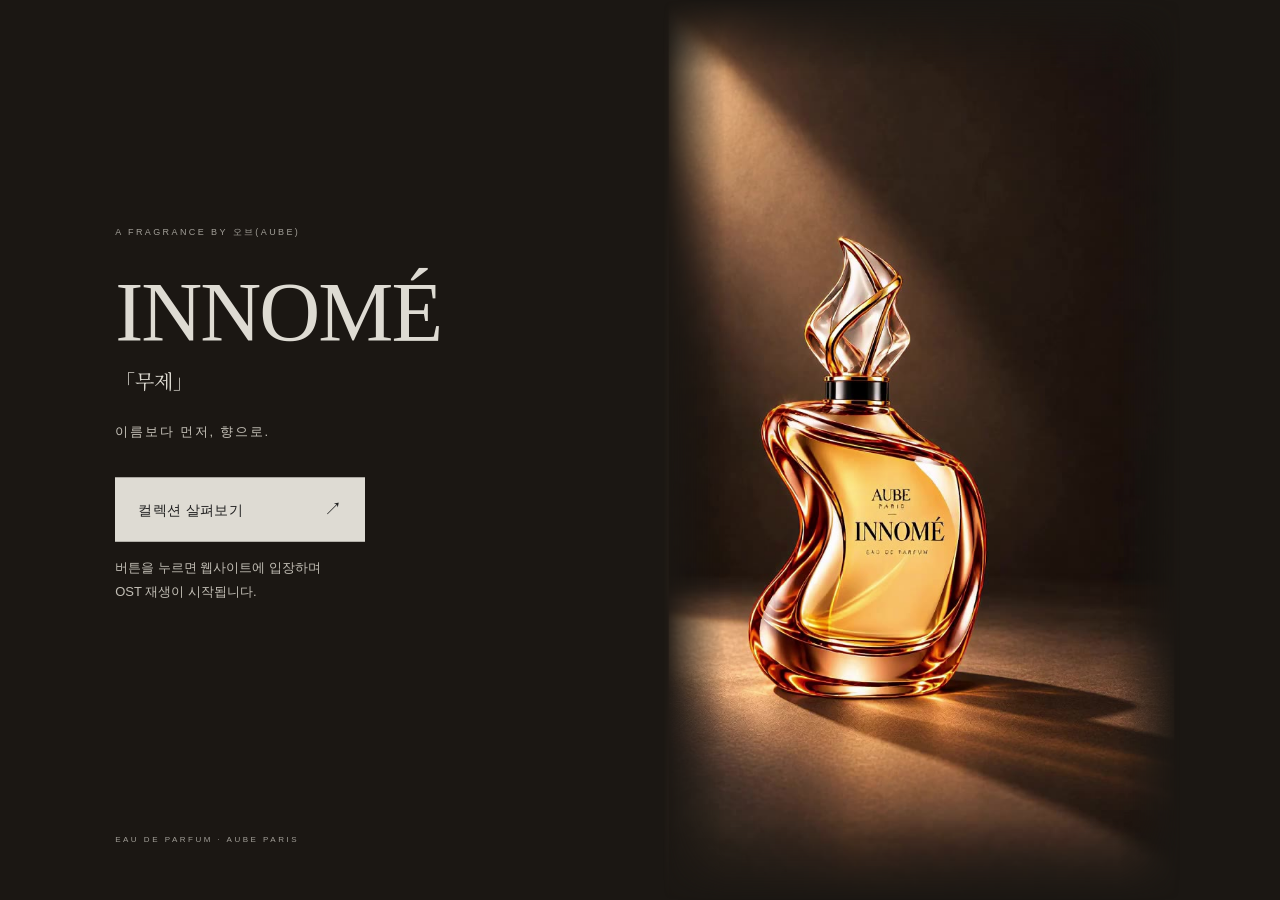
<file: docs/index.html>
<!doctype html><html lang="ko"><head><meta charset="UTF-8"><meta name="viewport" content="width=device-width, initial-scale=1"><meta name="description" content="오브(AUBE) PARIS. INNOMÉ 컬렉션과 오브의 사람, 공간을 만나보세요."><title>오브(AUBE) PARIS | INNOMÉ 「무제」</title><link rel="stylesheet" href="style.css"></head><body>

<main id="app"></main><dialog id="modal"><button class="close" aria-label="닫기">×</button><div id="modalbody"></div></dialog><dialog id="product-gallery" class="product-gallery" aria-label="INNOMÉ 설정 컷 갤러리"><button class="product-gallery-close" data-product-close aria-label="갤러리 닫기">×</button><div class="product-progress" role="group" aria-label="설정 컷 선택"></div><div class="product-slide-viewport"><div class="product-slide-track"></div></div><div class="product-gallery-controls"><button data-product-prev aria-label="이전 설정 컷">←</button><span data-product-count role="status" aria-live="polite">1 / 5</span><button data-product-next aria-label="다음 설정 컷">→</button></div></dialog><aside id="sound-dock" hidden aria-label="사운드트랙"><div class="sound-transport" role="group" aria-label="BGM 재생 조작"><button data-sound-step="-1" aria-label="이전 BGM 재생"><svg viewBox="0 0 24 24" aria-hidden="true"><path d="M5 5h2v14H5zM19 5v14L8 12z"/></svg></button><button id="music-bar-control" aria-label="BGM 재생" aria-pressed="false"><svg class="music-state-icon" viewBox="0 0 24 24" aria-hidden="true" focusable="false"><path d="M8 5v14l11-7z"/></svg></button><button data-sound-step="1" aria-label="다음 BGM 재생"><svg viewBox="0 0 24 24" aria-hidden="true"><path d="M17 5h2v14h-2zM5 5l11 7-11 7z"/></svg></button></div><details id="sound-panel"><summary id="sound-summary" aria-label="BGM 선택과 음량 조절 펼치기" aria-controls="sound-options" aria-expanded="false">＋</summary><div id="sound-options" class="sound-panel-body"><div class="sound-heading"><span>ORIGINAL SOUNDTRACK</span><span>3곡 순차 재생</span></div><p class="sequence-note">테마 → 잔향 : 이혼한 후에 → 시향 : 냄새를 맡다 → 테마<br>곡이 끝나면 다음 곡으로 이어집니다.</p><div class="track-list" role="group" aria-label="곡 선택"><button data-track="0" aria-pressed="true"><b>01</b><span>테마<small>To Your Next Husband</small></span></button><button data-track="1" aria-pressed="false"><b>02</b><span>잔향 : 이혼한 후에<small>Still on Your Skin</small></span></button><button data-track="2" aria-pressed="false"><b>03</b><span>시향 : 냄새를 맡다<small>아무 일도 없는 밤</small></span></button></div><p id="track-title">To Your Next Husband</p><div class="sound-controls"><button id="music-control" aria-label="테마 OST 재생" aria-pressed="false"><svg class="music-state-icon" viewBox="0 0 24 24" aria-hidden="true" focusable="false"><path d="M8 5v14l11-7z"/></svg> 재생</button><label for="sound-volume">음량 <output id="sound-volume-value">35%</output></label><input id="sound-volume" type="range" min="0" max="100" step="1" value="35" aria-label="OST 음량"></div><p id="sound-status" role="status" aria-live="polite">재생 버튼을 눌러 들을 수 있어요.</p></div></details></aside><div id="toast" role="status"></div><script src="data.js?v=20261101-contact"></script><script src="world-map.js"></script><script src="app.js?v=20261031-webtoon-cleanup"></script></body></html>
</file>
<file: docs/style.css>
:root{--blue:#2762e8;--ink:#222830;--muted:#7a818a;--line:#e4e7ec;--paper:#f5f6f8}*{box-sizing:border-box}body{margin:0;color:var(--ink);background:var(--paper);font:15px/1.65 -apple-system,BlinkMacSystemFont,'Segoe UI','Malgun Gothic',sans-serif}button,input,select{font:inherit}button,a{touch-action:manipulation}button{cursor:pointer}a{color:inherit;text-decoration:none}button{border:1px solid var(--line);background:white;border-radius:5px;padding:9px 15px;color:inherit}button:hover,a:hover{color:var(--blue)}button:focus-visible,a:focus-visible,input:focus-visible{outline:3px solid #90b3ff;outline-offset:3px}.plain{border:0;background:transparent}header{background:white;border-bottom:1px solid var(--line)}.top,nav{max-width:1200px;margin:auto;display:flex;align-items:center;gap:38px;padding:22px 24px}.portal{font-size:31px;line-height:1;font-weight:850;letter-spacing:-1.8px;color:var(--blue)}.portal span{color:#172645}.portal small{display:block;font-size:10px;letter-spacing:3px;margin-top:8px}.top form{border:2px solid var(--blue);display:flex;width:430px;border-radius:4px}.top input{width:100%;border:0;padding:9px 14px;min-width:0}.top form button{border:0;font-size:25px;color:var(--blue);padding:0 15px}.top>.plain{margin-left:auto;font-size:12px}nav{padding:12px 24px;gap:32px;border-top:1px solid #f0f1f3;font-size:14px;font-weight:650}nav span{margin-left:auto;font-size:12px;color:#9298a2;font-weight:400}main{max-width:1200px;margin:26px auto;padding:0 24px}.crumb{font-size:12px;color:var(--muted);margin-bottom:20px}.company-head{display:flex;align-items:center;gap:22px;margin-bottom:24px}.logo{width:86px;height:86px;display:grid;place-items:center;background:#f0eee7;border:1px solid #e0ded5;font:22px Georgia;letter-spacing:3px;color:#3f493d}.company-head h1{font-size:29px;margin:3px 0}.company-head p{margin:0;color:var(--muted);font-size:13px}.badge{font-size:10px;padding:3px 7px;color:var(--blue);background:#e8efff;border-radius:2px}.company-head>button{margin-left:auto}.blue{background:var(--blue);color:white;border-color:var(--blue)}.blue:hover{color:white;background:#174ed0}.tabs{display:flex;background:white;border:1px solid var(--line);margin-bottom:22px;position:sticky;top:0;z-index:5;overflow:auto}.tabs a{white-space:nowrap;padding:16px 24px;font-weight:650;font-size:14px;border-bottom:3px solid transparent}.tabs a.active{color:var(--blue);border-bottom-color:var(--blue)}.columns{display:grid;grid-template-columns:minmax(0,1fr) 260px;gap:24px}.panel{background:white;border:1px solid var(--line);padding:28px;margin-bottom:22px}.section-head{display:flex;align-items:baseline;justify-content:space-between;margin-bottom:17px;gap:12px}.section-head h2,h2{font-size:20px;margin:0}.section-head a,.subtle{color:var(--muted);font-size:12px}.section-head b{color:var(--blue)}.gallery{display:grid;grid-template-columns:1.7fr 1fr;gap:7px;height:345px}.gallery button{padding:0;border:0;border-radius:0;position:relative;overflow:hidden;background:#c8cabb}.gallery .big{grid-row:span 2}.gallery img{width:100%;height:100%;object-fit:cover;transition:transform .5s}.gallery button:hover img{transform:scale(1.04)}.gallery span{position:absolute;bottom:14px;left:15px;color:white;font-size:13px;text-shadow:0 1px 5px #000}.caption{font-size:11px;color:#90959e;margin:9px 0 24px}.summary{display:grid;grid-template-columns:85px 1fr 85px 1fr;gap:13px 15px;font-size:13px;padding-top:22px;border-top:1px solid var(--line)}.summary dt{color:var(--muted)}.summary dd{margin:0}.people-grid{display:grid;grid-template-columns:1fr 1fr;gap:22px}.person{border:1px solid var(--line);padding:0;text-align:left;border-radius:0;overflow:hidden}.person .visual{height:340px;position:relative;background:#332e28}.person video{width:100%;height:100%;object-fit:cover;object-position:center 24%}.play-label{position:absolute;bottom:12px;left:12px;background:#ffffffdf;font-size:10px;padding:4px 8px;color:#343a40}.person .copy{padding:20px}.eyebrow{font-size:10px;color:var(--muted);letter-spacing:1.4px}.person h3{font-size:22px;margin:6px 0 0}.person h3 small{font-size:12px;color:var(--muted);font-weight:400;margin-left:9px}.person p{font-size:13px;color:#646b74;margin:12px 0}.person .quote{color:#323b40;font-size:15px;margin-bottom:0}.side{align-self:start}.side .panel{padding:21px}.side h3{font-size:14px;margin:0 0 14px}.side a.job-mini{display:block;font-size:13px;padding:13px 0;border-bottom:1px solid var(--line)}.job-mini small{display:block;color:var(--muted);font-size:10px}.side .map-mini{height:140px;background:repeating-linear-gradient(40deg,#eef0e8 0 24px,#fff 25px 34px,#e7ebe4 35px 66px);display:grid;place-items:center;margin-bottom:15px}.pin{background:var(--blue);color:white;border:3px solid white;border-radius:20px;font-size:12px;padding:6px 12px;box-shadow:0 3px 12px #0002}.side .novel{background:#eeeae2;text-align:center}.novel small{letter-spacing:2px;font-size:9px}.novel h3{font:22px/1.6 Georgia,serif;margin:12px 0}.novel p{font-size:12px;color:#756f65}.product{display:grid;grid-template-columns:40% 1fr;gap:28px;align-items:center}.product img{width:100%}.product p{font-size:13px;color:#717782}.product h3{font:38px Georgia;margin:0}.product .eyebrow{margin-bottom:10px}.review{padding:23px 0;border-top:1px solid var(--line)}.review p{font-size:14px;margin:10px 0}.review small{color:var(--muted);font-size:11px}.stars{color:#ddab4c;letter-spacing:2px}.review .user{display:flex;justify-content:space-between;gap:10px;font-size:12px}.sort{padding:5px 10px;border:1px solid var(--line);font-size:12px}.jobrow{display:block;padding:23px 0;border-bottom:1px solid var(--line)}.jobrow h3{font-size:18px;margin:4px 0}.jobrow span{font-size:12px;color:var(--muted)}.notice{font-size:12px;background:#f5f7fb;padding:13px 17px;color:#6b7380}.timeline{border-left:1px solid #cfd6dd;margin:25px 8px;padding-left:23px}.timeline p{font-size:13px}.timeline b{display:inline-block;width:55px;color:var(--blue)}.facility{display:grid;grid-template-columns:1fr 1fr;gap:15px;margin-top:20px}.facility a{border:1px solid var(--line)}.facility img{width:100%;height:190px;object-fit:cover}.facility div{padding:14px}.facility h3{font-size:15px;margin:0}.facility p{font-size:12px;color:var(--muted);margin:4px 0}footer{max-width:1152px;margin:45px auto 0;border-top:1px solid #dcdfe4;padding:28px 0 35px;color:#8b929b;font-size:11px}footer>b{font-size:22px;color:#a4aab3}footer p{margin:10px 0 5px}footer .plain{display:block;padding-left:0;font-size:12px}dialog{border:0;padding:35px;width:min(760px,92vw);max-height:90vh;overflow:auto;box-shadow:0 20px 100px #0004}dialog::backdrop{background:#16202c9c}.close{position:absolute;right:12px;top:9px;font-size:25px;border:0;background:white;padding:0 10px}.modal-profile{display:grid;grid-template-columns:42% 1fr;gap:26px;margin-top:10px}.modal-profile video{width:100%;max-height:65vh;object-fit:contain;background:#302b26}.modal-profile p{font-size:14px}.modal-profile h2{font-size:27px;margin:10px 0}.modal-img{width:100%;max-height:65vh;object-fit:contain}#toast{position:fixed;bottom:26px;left:50%;transform:translateX(-50%);background:#202b3f;color:white;padding:12px 23px;border-radius:7px;display:none;z-index:30;font-size:13px}.map-shell{display:grid;grid-template-columns:365px 1fr;height:720px;border:1px solid var(--line);background:white;margin-top:15px}.place-panel{overflow:auto;border-right:1px solid var(--line)}.place-panel>.photo{width:100%;height:205px;object-fit:cover}.place-copy{padding:24px}.place-copy h1{font-size:24px;line-height:1.4;margin:8px 0}.place-copy p{font-size:13px;color:#6f7781}.place-actions{display:flex;gap:8px;margin:18px 0}.place-actions button{font-size:12px;padding:7px 10px}.place-tabs{display:flex;border-bottom:1px solid var(--line);gap:18px;margin:15px 0}.place-tabs button{padding:7px 0;border:0;border-bottom:2px solid transparent;border-radius:0;font-size:13px}.place-tabs .selected{border-color:var(--blue);color:var(--blue)}.floors a{display:block;border:1px solid var(--line);padding:10px 12px;font-size:12px;margin:8px 0}.floors b{color:var(--blue);margin-right:12px}.map-canvas{position:relative;overflow:hidden;background:#e9ede5;isolation:isolate}.map-world{position:absolute;width:100%;height:100%;transform-origin:53% 44%;transition:transform .3s}.map-world svg{width:100%;height:100%}.marker{position:absolute;left:53%;top:44%;transform:translate(-50%,-50%);z-index:3;background:var(--blue);color:white;border:4px solid white;border-radius:25px;box-shadow:0 4px 18px #21449244;white-space:nowrap}.marker:hover{color:white}.map-label{position:absolute;color:#7d8879;font-size:12px;pointer-events:none}.map-search{position:absolute;left:16px;top:16px;right:16px;display:flex;gap:5px;z-index:4}.map-search input{min-width:0;width:100%;border:0;background:white;padding:11px 14px;box-shadow:0 2px 7px #0001;border-radius:5px}.map-search button{font-size:12px}.zoom{position:absolute;bottom:35px;right:15px;display:grid;z-index:4}.zoom button{font-size:20px;padding:3px 14px}.map-credit{position:absolute;bottom:5px;left:10px;font-size:10px;color:#737f70}.map-heading{display:flex;align-items:center;gap:16px}.map-heading b{font-size:24px;color:var(--blue)}.map-heading small{color:var(--muted)}.map-heading a{margin-left:auto;font-size:12px}.photo-grid{display:grid;gap:12px}.photo-grid button{padding:0;border:0}.photo-grid img{width:100%;display:block}.story h2{font:32px/1.5 Georgia,serif;margin:15px 0}.story p{font-size:14px}.story .lead{font-size:17px;margin:26px 0}.search-result{display:block;padding:15px;border-bottom:1px solid var(--line)}
@media(prefers-reduced-motion:reduce){*{scroll-behavior:auto!important;transition:none!important}}@media(min-width:1400px){.gallery{height:370px}}@media(max-width:900px){.columns{grid-template-columns:1fr}.side{display:grid;grid-template-columns:1fr 1fr;gap:15px}.side .novel{display:none}.top{gap:20px}.top form{flex:1}.top>.plain{white-space:nowrap}nav{gap:24px}nav span{display:none}.map-shell{grid-template-columns:320px 1fr}.summary{grid-template-columns:80px 1fr}.person .visual{height:390px}}@media(max-width:600px){body{font-size:14px}.top{padding:18px 16px;flex-wrap:wrap;gap:15px}.portal{font-size:25px}.top form{order:3;flex-basis:100%}.top>.plain{font-size:11px}.top input{font-size:13px}nav{padding:11px 16px;gap:23px;overflow:auto;white-space:nowrap;font-size:12px}main{padding:0 14px;margin-top:20px}.crumb{font-size:10px}.company-head{gap:14px;flex-wrap:wrap}.logo{width:61px;height:61px;font-size:17px}.company-head h1{font-size:23px}.company-head p{font-size:11px}.company-head>button{padding:7px 9px;font-size:11px}.tabs a{padding:13px 17px;font-size:12px}.panel{padding:20px 16px;margin-bottom:16px}.gallery{height:260px;grid-template-columns:1.4fr 1fr}.gallery span{font-size:10px;left:8px;bottom:8px}.section-head h2,h2{font-size:18px}.people-grid{gap:12px}.person .visual{height:260px}.person .copy{padding:13px}.person h3{font-size:19px}.person h3 small{display:block;margin-left:0;font-size:10px}.person p{font-size:11px}.person .quote{font-size:12px}.eyebrow{font-size:8px;letter-spacing:.6px}.product{gap:20px}.product h3{font-size:30px}.product p{font-size:12px}.side{display:block}.side .panel:nth-child(1){display:none}.facility{gap:12px}.facility img{height:130px}.facility div{padding:10px}.facility h3{font-size:12px}.facility p{font-size:10px}footer{margin:25px 15px 0;padding:20px 0}.modal-profile{grid-template-columns:1fr}.modal-profile video{max-height:45vh}.modal-profile h2{font-size:24px}dialog{padding:30px 20px}.map-shell{display:flex;flex-direction:column-reverse;height:auto;min-height:900px}.map-canvas{height:330px;flex:none}.place-panel{overflow:visible}.place-panel>.photo{height:185px}.place-copy{padding:20px}.map-heading b{font-size:20px}.map-heading small{display:none}.map-heading a{font-size:11px}.summary{font-size:12px}.story h2{font-size:27px}}

/* Official brand gallery. Career and map styling is isolated. */
.brand-mode{--brand-bg:#171819;--brand-paper:#dedbd3;--brand-muted:#a19e97;background:var(--brand-bg);color:var(--brand-paper);font-family:"Helvetica Neue",Arial,"Apple SD Gothic Neo","Malgun Gothic",sans-serif;-webkit-font-smoothing:antialiased}.brand-mode>header,.brand-mode>footer{display:none}.brand-mode main{max-width:none;margin:0;padding:0}.brand-mode a:hover{color:var(--brand-paper);opacity:.7}.brand-mode a:focus-visible{outline:1px solid var(--brand-paper);outline-offset:7px}.brand-nav{max-width:none;padding:0 6%;height:116px;display:flex;justify-content:space-between;align-items:center;background:var(--brand-bg);border:0}.brand-wordmark{font:32px/1.1 "Baskerville","Iowan Old Style",Georgia,serif;letter-spacing:5px;text-align:center;display:inline-block}.brand-wordmark small{display:block;font:8px/1.5 Arial,sans-serif;letter-spacing:4px;margin-top:5px}.brand-nav-link{font-size:10px;font-weight:400;letter-spacing:2px}.brand-hero{position:relative;background:#171819;isolation:isolate}.brand-kv{display:block;width:100%;line-height:0}.brand-kv img{display:block;width:100%;height:auto;object-fit:contain;max-height:none}.hero-copy{position:absolute;left:9%;top:46%;transform:translateY(-50%);max-width:45%;z-index:1}.brand-kicker{font-size:9px;line-height:1.5;letter-spacing:2.4px;font-weight:400;color:var(--brand-muted);margin:0}.hero-copy h1{font:400 clamp(48px,6.6vw,110px)/1.06 "Baskerville","Iowan Old Style",Georgia,serif;letter-spacing:-2px;margin:28px 0 24px}.hero-line{font-size:13px;font-weight:300;letter-spacing:1.8px;color:#c6c2b9;margin:0}.brand-link{display:inline-flex;align-items:center;gap:38px;font-size:11px;letter-spacing:.5px;border-bottom:1px solid #77746e;padding:14px 0;margin-top:48px}.brand-link span{font-size:16px;font-weight:300}.hero-caption{position:absolute;left:9%;bottom:6%;font-size:8px;letter-spacing:2.5px;color:var(--brand-muted)}.brand-collection{position:relative;max-width:1320px;margin:auto;padding:150px 7% 170px;display:grid;grid-template-columns:.85fr 1.15fr;column-gap:12%;align-items:start}.collection-intro{padding-top:75px}.collection-intro h2{font-family:"Apple SD Gothic Neo","Malgun Gothic",sans-serif;font-size:clamp(25px,2.4vw,38px);font-weight:300;letter-spacing:-1.2px;margin:40px 0 24px}.collection-intro>p:last-child{font-size:12px;font-weight:300;line-height:2.2;color:var(--brand-muted)}.collection-image{margin:0;grid-column:2;grid-row:1 / span 2}.collection-image img{display:block;width:100%;height:auto}.collection-image figcaption{display:flex;justify-content:space-between;border-top:1px solid #454443;padding-top:18px;margin-top:20px;font-size:8px;letter-spacing:2px;color:var(--brand-muted)}.collection-note{grid-column:1;align-self:end;padding-bottom:4px}.collection-note p{font-size:18px;line-height:1.9;font-weight:300;letter-spacing:-.4px;margin:26px 0 0;color:#bbb7ae}.brand-world{border-top:1px solid #363737;max-width:1140px;margin:0 auto;padding:85px 0 100px;display:grid;grid-template-columns:1fr 1fr;gap:12%}.brand-world h2{font:400 clamp(34px,4vw,54px)/1.2 "Baskerville","Iowan Old Style",Georgia,serif;letter-spacing:-1px;margin:26px 0 15px}.brand-world p:last-child{font-size:12px;color:var(--brand-muted);letter-spacing:.3px}.brand-world-links a{display:flex;justify-content:space-between;align-items:center;padding:18px 0;border-bottom:1px solid #363737;font-size:12px;color:#b8b5ae}.brand-world-links a span:last-child{font-size:18px;color:#86847f}.brand-footer{max-width:none;display:flex;align-items:center;gap:50px;margin:0;padding:40px 6%;border-top:1px solid #363737;color:#8d8a84}.brand-footer .brand-wordmark{font-size:24px;color:#b8b5ae}.brand-footer .brand-wordmark small{font-size:7px}.brand-footer p{font-size:9px;line-height:1.9;margin:0}.brand-footer>span{margin-left:auto;font-size:8px;letter-spacing:1.6px}@media(min-width:1700px){.brand-hero{max-width:1700px;margin:auto}}@media(max-width:1250px){.brand-world{margin:0 7%}}@media(max-width:700px){.brand-nav{height:90px;padding:0 7%}.brand-wordmark{font-size:27px}.brand-nav-link{font-size:8px}.hero-copy h1{letter-spacing:-1px}.brand-collection{padding:85px 7% 100px;column-gap:7%}.collection-intro{padding-top:25px}.collection-intro h2{margin:25px 0 18px;font-size:24px}.collection-note p{font-size:15px}.brand-world{gap:8%;padding:60px 0 70px}.brand-footer{gap:30px}.brand-footer>span{display:none}}@media(max-width:600px){.brand-hero{display:flex;flex-direction:column}.hero-copy{position:static;transform:none;max-width:none;order:-1;padding:35px 9% 24px}.hero-copy h1{font-size:54px;margin:22px 0 18px}.hero-line{font-size:11px;letter-spacing:1px}.brand-link{margin-top:24px;font-size:10px;gap:35px;padding:11px 0}.brand-kv{padding:0 6%}.brand-kv img{width:100%;height:auto}.hero-caption{display:none}.brand-collection{display:block;padding:88px 9% 90px}.collection-intro{padding:0}.collection-intro h2{font-size:28px;margin:27px 0 20px}.collection-intro>p:last-child{font-size:12px}.collection-image{margin-top:40px}.collection-note{margin-top:44px}.collection-note p{font-size:17px}.brand-world{display:block;margin:0 9%;padding:54px 0 62px}.brand-world h2{font-size:42px}.brand-world-links{margin-top:34px}.brand-world-links a{font-size:12px;padding:17px 0}.brand-footer{padding:35px 9%;display:block}.brand-footer .brand-wordmark{font-size:26px}.brand-footer p{margin-top:25px;font-size:9px}.brand-kicker{font-size:8px;letter-spacing:2px}}

@media(max-width:600px){.brand-collection .collection-image{display:none}.collection-note{border-top:1px solid #363737;padding-top:32px;margin-top:38px}}

/* Landing consent gate and compact, distinct brand main. */
.landing-mode{min-height:100svh}.landing-hero{min-height:max(100svh,480px);max-width:1700px;margin:auto;display:grid;align-items:center}.landing-hero .brand-kv{grid-area:1/1}.landing-hero .brand-kv img{width:100%;max-height:100svh;object-fit:contain}.landing-hero .hero-copy{top:46%;max-width:48%}.brand-mode .brand-entry{display:flex;justify-content:space-between;align-items:center;gap:48px;min-width:250px;min-height:56px;margin-top:36px;padding:16px 22px;border:1px solid #dedbd3;border-radius:0;background:#dedbd3;color:#202020;font-size:13px;font-weight:500;letter-spacing:.4px;cursor:pointer}.brand-mode .brand-entry:hover{background:#f0ede5;color:#161616;border-color:#f0ede5}.brand-mode .brand-entry:focus-visible{outline:2px solid #f0ede5;outline-offset:5px}.brand-entry span{font-size:18px}.entry-notice{font-size:12px!important;line-height:1.8;color:#c2beb5;margin:14px 0 0;letter-spacing:0}.music-control{position:fixed;right:24px;bottom:22px;z-index:25;border:1px solid #76736d;border-radius:0;background:#202122;color:#e5e1d8;font-size:12px;padding:11px 16px;box-shadow:0 2px 12px #0002}.music-control:hover{color:white;background:#343536;border-color:#b8b4ac}.music-control[hidden]{display:none}.main-nav-label{font-size:9px;letter-spacing:2px;color:#a19e97}.main-collection{max-width:1180px;margin:0 auto;padding:30px 7% 70px;display:grid;grid-template-columns:.9fr 1.1fr;gap:10%;align-items:center}.main-collection figure{margin:0}.main-collection img{display:block;width:100%;height:auto;max-height:680px;object-fit:contain}.main-collection figcaption{font-size:8px;letter-spacing:2px;color:#a19e97;text-align:center;margin-top:17px}.main-copy h1{font:400 clamp(46px,5vw,76px)/1.15 "Baskerville","Iowan Old Style",Georgia,serif;letter-spacing:-1px;margin:20px 0 25px}.main-copy h2{font-size:25px;font-weight:300;letter-spacing:-.8px;margin:0 0 18px}.main-copy>p:not(.brand-kicker){font-size:13px;line-height:2;color:#b5b1a9}.main-copy .main-closing{margin-top:25px;color:#d1cdc4}.main-house{border-top:1px solid #454443;margin-top:38px;padding-top:28px}.main-house>p:not(.brand-kicker){font-size:12px;color:#aaa69e;margin:13px 0 18px}.main-house nav{padding:0;margin:0;border:0;display:grid;grid-template-columns:1fr 1fr;gap:15px 25px;font-size:12px;font-weight:400}.brand-footer{padding-bottom:80px}.landing-mode #toast{bottom:22px}@media(max-width:900px) and (min-width:601px){.landing-hero .hero-copy{left:7%;max-width:45%}.landing-hero .hero-copy h1{font-size:50px;margin:20px 0}.brand-mode .brand-entry{min-width:210px;gap:20px;margin-top:24px;padding:14px 18px}.entry-notice{font-size:11px!important}.main-collection{gap:7%;padding-left:6%;padding-right:6%}.main-copy h2{font-size:22px}}@media(max-width:600px){.landing-hero{display:flex;min-height:100svh;justify-content:center;padding:20px 0 16px}.landing-hero .hero-copy{position:static;max-width:none;width:100%;padding:20px 9% 0;order:-1;transform:none}.landing-hero .hero-copy h1{font-size:48px;margin:17px 0 14px}.landing-hero .brand-kv{width:100%;padding:0 10%;margin-top:10px}.landing-hero .brand-kv img{max-height:46svh;width:100%;height:auto;object-fit:contain}.brand-mode .brand-entry{margin-top:24px;min-width:0;width:100%;max-width:330px;min-height:52px;font-size:13px}.entry-notice{font-size:11px!important;margin-top:12px}.main-collection{display:flex;flex-direction:column;padding:5px 9% 50px;gap:30px}.main-collection figure{width:100%;max-width:320px}.main-collection img{max-height:48svh}.main-copy{width:100%}.main-copy h1{font-size:48px;margin:18px 0 22px}.main-copy h2{font-size:25px}.main-house{margin-top:30px;padding-top:24px}.main-house nav{font-size:12px;gap:17px 15px;white-space:normal;overflow:visible}.brand-nav .main-nav-label{font-size:8px;letter-spacing:1px}.music-control{right:14px;bottom:14px;padding:10px 13px;font-size:11px}.brand-footer{padding-bottom:75px}}@media(max-width:360px){.landing-hero .hero-copy h1{font-size:42px}.landing-hero .hero-copy{padding-left:7%;padding-right:7%}.entry-notice{font-size:11px!important}}
/* Single scrolling main, two levels only. */
.brand-mode{--main-offset:145px}.main-sticky{position:sticky;top:0;z-index:20;background:#171819f5;border-bottom:1px solid #3e3d3a}.brand-masthead{max-width:1200px;margin:auto;padding:22px 34px;display:flex;justify-content:space-between;align-items:center;gap:25px}.work-title{font-size:15px;font-weight:300;letter-spacing:2px;color:#c3bfb7}.section-nav{max-width:1200px;display:flex;justify-content:center;gap:35px;margin:auto;padding:13px 30px;border:0;font-size:11px;font-weight:400;letter-spacing:1px;overflow-x:auto;white-space:nowrap}.section-nav a{padding:4px 0}.section-nav a[aria-current="location"]{border-bottom:1px solid #d8d2c7;color:#eee7db}.main-section{scroll-margin-top:var(--main-offset)}.story-opening{padding:45px 7% 70px;max-width:1150px;margin:auto;text-align:center}.story-media{display:flex;justify-content:center;align-items:stretch;gap:22px;max-height:620px}.story-media .supplied-title{display:block;width:auto;max-width:48%;height:560px;object-fit:contain;background:#000}.story-film{display:block;width:auto;max-width:48%;height:560px;object-fit:contain;background:#0d0909}.brand-mode .story-guide{margin-top:25px;color:#c9c3b9;background:transparent;border:0;border-bottom:1px solid #77716a;border-radius:0;font-size:12px;padding:10px 0}.brand-mode .story-guide:hover{color:#fff}.hero-copy h1 small,.main-copy h1 small{display:inline-block;font:300 .29em/1.6 "Apple SD Gothic Neo","Malgun Gothic",sans-serif;letter-spacing:0;vertical-align:middle;white-space:nowrap}.hero-copy h1 small{display:block;font-size:20px;margin-top:8px}.main-collection{padding-top:60px;padding-bottom:80px}.information-section{max-width:1100px;margin:auto;padding:55px 35px;border-top:1px solid #373736}.section-label{display:flex;gap:20px;align-items:baseline;margin-bottom:28px;flex-wrap:wrap}.section-label>span{font-size:9px;letter-spacing:2px;color:#9c978e}.section-label h2{font-size:27px;font-weight:300;letter-spacing:-.6px}.section-label>button,.section-label>.sort{margin-left:auto}.information-section .panel{background:transparent;border-color:#3c3d3c;padding:26px;margin-bottom:28px}.information-section h2{font-weight:400}.information-section .person,.information-section .facility a{border-color:#3c3d3c}.information-section .person .copy,.information-section .person .quote{color:#d1cdc4}.information-section .person p,.information-section .product p,.information-section .facility p{color:#aca89f}.information-section .person h3 small,.information-section .caption,.information-section .subtle,.information-section .summary dt,.information-section .eyebrow{color:#a49f96}.information-section .summary,.information-section .timeline,.information-section .review,.information-section .jobrow{border-color:#44433f}.information-section .timeline b{color:#c1b395}.information-section .notice{background:#252727;color:#b8b3a9}.information-section button,.information-section select{background:#252727;color:#d9d4c9;border-color:#575650}.information-section button:hover{color:#fff;border-color:#d9d4c9}.information-section a{color:#c4bba9!important}.information-section .product{max-width:760px}.information-section .people-grid{gap:30px}.information-section .person .visual{height:430px}.job-details{border-top:1px solid #45443f;padding:20px 0}.job-details summary{display:flex;align-items:center;gap:20px;cursor:pointer;list-style:none}.job-details summary::-webkit-details-marker{display:none}.job-details summary span{font-size:11px;color:#a39c91;min-width:170px}.job-details summary b{font-size:16px;font-weight:400}.job-details summary i{margin-left:auto;font-style:normal;font-size:20px;color:#aaa293}.job-details[open]>summary{margin-bottom:22px}.job-details .panel{margin:0;border:0;padding:18px 0}.information-section .map-heading b{color:#b6ad9c;font-size:19px}.information-section .map-heading a{font-size:11px}.information-section .map-shell{border-color:#45443f;background:#202222;height:650px}.information-section .place-panel{border-color:#45443f}.information-section .place-copy p{color:#b9b4aa}.information-section .floors a{border-color:#494840}.information-section .floors b{color:#baa886}.information-section .place-tabs{border-color:#4c4b44}.information-section .place-tabs .selected{border-color:#d0c5ad;color:#e1d9c9}.information-section .map-world .marker{color:white!important}.information-section .map-search input{background:#f8f5ee;color:#222}.information-section .map-search button,.information-section .zoom button{background:#292b29;color:#eee}.brand-mode dialog{background:#202222;color:#d4cfc4}.brand-mode dialog .close{background:#202222;color:#d4cfc4}.brand-mode dialog p,.brand-mode dialog .subtle{color:#b9b3a7}.brand-mode dialog .notice{background:#2c2d2b;color:#c9c1b2}.brand-mode dialog button{background:#30322f;color:#d7d0c1;border-color:#58594e}@media(max-width:700px){.brand-mode{--main-offset:130px}.brand-masthead{padding:18px 6%;gap:15px}.work-title{font-size:12px;letter-spacing:1px}.section-nav{justify-content:flex-start;gap:24px;padding:10px 6%;font-size:11px}.story-opening{padding:30px 6% 45px}.story-media{gap:10px}.story-media .supplied-title,.story-film{height:360px;max-width:49%;width:auto}.information-section{padding:38px 6%}.section-label{gap:12px;margin-bottom:20px}.section-label h2{font-size:24px}.information-section .panel{padding:18px 14px}.information-section .person .visual{height:310px}.job-details summary{flex-wrap:wrap;gap:8px 15px}.job-details summary span{width:100%;min-width:0;font-size:10px}.job-details summary b{font-size:15px}.information-section .map-shell{height:auto;min-height:850px}.information-section .map-canvas{height:300px}.hero-copy h1 small{font-size:18px}}@media(max-width:430px){.story-media .supplied-title,.story-film{height:280px}.information-section .people-grid{grid-template-columns:1fr}.information-section .person .visual{height:440px}.information-section .gallery{height:240px}.main-copy h1 small{font-size:19px}.information-section .map-heading small{display:none}}
/* Development edition: story first, optional world detail, deliberate sound. */
.story-opening{display:grid;grid-template-columns:1fr 1.12fr;gap:6%;align-items:center;max-width:1240px;padding:52px 6% 65px;text-align:left}.opening-copy h1{font-size:clamp(38px,4.3vw,64px);font-weight:300;letter-spacing:-2px;line-height:1.3;margin:22px 0}.opening-lead{font-size:17px;line-height:1.8;font-weight:300;color:#c8c0b2}.premise{margin:27px 0;border-left:1px solid #8a7465;padding-left:20px}.premise>span{font-size:11px;letter-spacing:1px;color:#aa9585}.premise p{font-size:14px;line-height:1.9;color:#c7c0b4;margin:8px 0 0}.opening-cta{display:inline-flex;gap:35px;align-items:center;font-size:14px;border-bottom:1px solid #aa9481;padding:12px 0;color:#eee4d3}.brand-mode .story-guide{display:block;margin:13px 0 0;border:0;padding:8px 0;font-size:12px;color:#a59e94}.story-media{gap:10px;justify-content:flex-end}.story-media .supplied-title,.story-film{height:420px;max-width:49%}.people-section{padding-top:42px}.people-section>.panel{padding:0;border:0}.people-section .section-head h2{font-size:28px;font-weight:300}.people-section .subtle{font-size:14px;line-height:1.9}.people-section .person .visual{height:340px}.people-section .person .copy{padding:23px}.people-section .person p{font-size:14px;line-height:1.8}.people-section .person .quote{font-size:17px}.people-section .person h3{font-size:26px}.people-section .caption{font-size:12px}.main-collection{border-top:1px solid #393934;max-width:1100px;padding-top:65px;padding-bottom:65px;gap:12%}.main-collection figure{max-width:340px}.main-copy>p:not(.brand-kicker){font-size:15px;line-height:2}.main-copy h1{font-size:58px}.house-intro{font-size:17px;line-height:1.9;color:#c7c0b4;font-weight:300}.house-facts{display:grid;grid-template-columns:repeat(3,1fr);gap:20px;margin:28px 0 38px}.house-facts div{border-top:1px solid #49453f;padding-top:18px}.house-facts dt{font-size:12px;color:#a49b8f}.house-facts dd{margin:6px 0 0;font-size:17px}.world-details{margin-top:15px}.world-details>summary{cursor:pointer;list-style:none;display:flex;justify-content:space-between;align-items:center;padding:20px 0;font-size:15px;border-top:1px solid #4b463e;border-bottom:1px solid #4b463e;color:#d1c9bb;min-height:58px}.world-details>summary::-webkit-details-marker{display:none}.world-details>summary span{font-size:22px;color:#ab9986}.world-details[open]>summary{margin-bottom:28px}.world-details[open]>summary span{transform:rotate(45deg)}.information-section .notice{font-size:13px;line-height:1.8}.information-section .review p,.information-section .place-copy p{font-size:14px;line-height:1.9}.information-section .summary{font-size:14px}.information-section .timeline p{font-size:14px;line-height:1.9}.information-section .map-credit{font-size:11px;background:#ffffffe0;padding:3px}.brand-footer{padding-bottom:105px}.brand-footer p{font-size:12px;line-height:1.8}.entry-notice{font-size:13px!important;line-height:1.8}.brand-mode .brand-entry{font-size:14px}.section-nav{gap:30px;font-size:12px}.section-nav a{min-height:32px;display:inline-flex;align-items:center}.work-title{font-size:16px}.section-label>span{font-size:10px}.main-copy .brand-kicker,.opening-copy .brand-kicker{font-size:10px}
#sound-dock{position:fixed;right:22px;bottom:20px;z-index:35;color:#ddd4c5;max-width:calc(100vw - 28px)}#sound-dock[hidden]{display:none}#sound-panel{position:relative}#sound-summary{list-style:none;cursor:pointer;background:#242522;border:1px solid #746a5b;padding:13px 18px;min-height:46px;font-size:11px;letter-spacing:1px;box-shadow:0 5px 24px #0004}#sound-summary::-webkit-details-marker{display:none}#sound-summary:after{content:' ＋';margin-left:18px;color:#bcae96}#sound-panel[open]>summary:after{content:' −'}.sound-panel-body{position:absolute;bottom:calc(100% + 10px);right:0;width:330px;max-width:calc(100vw - 28px);max-height:70svh;overflow-y:auto;background:#21221f;border:1px solid #746a5b;padding:22px;box-shadow:0 12px 48px #0008}.sound-heading{display:flex;justify-content:space-between;font-size:8px;letter-spacing:1.5px;color:#a99d87;margin-bottom:20px}.track-list{display:grid;gap:5px}.track-list button{display:flex;align-items:center;gap:16px;background:transparent;color:#d8d0c2;border:1px solid transparent;border-radius:0;text-align:left;padding:12px 10px;min-height:58px}.track-list button b{font-size:10px;color:#9d907a;font-weight:400}.track-list button span{font-size:13px}.track-list button small{display:block;font-size:10px;color:#a39a8b;margin-top:3px}.track-list button[aria-pressed="true"]{border-color:#8c7b60;background:#333127}.track-list button:hover{color:white;background:#33342f}#track-title{font-size:13px;margin:22px 0 12px;color:#e1d7c5}.sound-controls{display:grid;grid-template-columns:1fr 1fr;gap:14px;align-items:center}.sound-controls #music-control{position:static;background:#ddd2bf;color:#24231f;border:0;border-radius:0;min-height:44px;font-size:12px;padding:10px}.sound-controls label{font-size:11px;text-align:right;color:#bdb2a0}.sound-controls output{margin-left:9px}.sound-controls input{grid-column:1/-1;width:100%;accent-color:#c6b28b;height:24px}#sound-status{font-size:11px;line-height:1.7;color:#aaa08e;margin:12px 0 0;min-height:36px}.sound-panel-body button:focus-visible,#sound-summary:focus-visible{outline:2px solid #e3d3b6;outline-offset:3px}
@media(max-width:900px){.story-opening{gap:4%;padding-left:5%;padding-right:5%}.story-media .supplied-title,.story-film{height:340px}.opening-copy h1{font-size:42px}.opening-lead{font-size:15px}.premise p{font-size:13px}.people-section .person .visual{height:300px}.section-nav{gap:24px}.main-copy h1{font-size:47px}}@media(max-width:600px){.story-opening{display:flex;flex-direction:column;gap:26px;padding:28px 7% 42px;align-items:stretch}.opening-copy h1{font-size:38px;line-height:1.25;margin:17px 0}.opening-copy h1 br{display:none}.opening-lead{font-size:15px;line-height:1.7;margin:10px 0}.premise{margin:20px 0;padding-left:15px}.premise p{font-size:14px}.opening-cta{font-size:14px;padding:10px 0}.brand-mode .story-guide{display:inline-block;margin-left:18px;font-size:12px}.story-media{justify-content:center;gap:10px}.story-media .supplied-title,.story-film{height:265px;max-width:49%}.people-section .person .visual{height:370px}.people-section .person .copy{padding:20px}.people-section .person p{font-size:14px}.people-section .person .quote{font-size:16px}.people-section .section-head h2{font-size:25px}.house-facts{gap:13px}.house-facts dd{font-size:15px}.house-intro{font-size:15px}.main-collection{padding-top:42px;padding-bottom:42px}.main-copy h1{font-size:44px}.section-nav{gap:22px;font-size:12px}.work-title{font-size:13px}.entry-notice{font-size:12px!important}.information-section{padding-top:35px;padding-bottom:35px}.information-section .summary{font-size:13px}#sound-dock{right:14px;bottom:14px}.sound-panel-body{padding:18px}#sound-summary{font-size:10px;padding:13px 16px}.brand-footer{padding-bottom:105px}.brand-footer p{font-size:11px}}@media(max-width:360px){.opening-copy h1{font-size:33px}.story-media .supplied-title,.story-film{height:235px}.opening-cta{font-size:13px;gap:20px}.brand-mode .story-guide{margin-left:12px;font-size:11px}.house-facts{grid-template-columns:1fr 1fr}.entry-notice{font-size:12px!important}}
/* Maison editorial edition: existing charcoal palette, image-led product narrative. */
.editorial-mode{--blue:#d4c8b8;--ink:#e9e4dc;--muted:#afa79b;--line:#45423d;background:#191a1a;color:#e9e4dc}.editorial-mode #app{max-width:none;padding:0;margin:0}.editorial-mode .main-sticky{background:#191a1af7;border-color:#3d3c38}.editorial-mode .brand-masthead{max-width:none;padding:24px 5% 21px}.editorial-mode .brand-wordmark{font-size:35px;letter-spacing:7px;color:#eee8de}.editorial-mode .brand-wordmark small{font-size:9px;letter-spacing:5px}.editorial-mode .work-title{font-size:13px;letter-spacing:2px;color:#b5aea2}.editorial-mode .section-nav{max-width:none;gap:36px;padding:10px 5%;border-top:1px solid #33332f;justify-content:center;font-size:12px;letter-spacing:.5px}.editorial-mode .section-nav a{color:#bcb5a9;min-height:35px}.editorial-mode .section-nav a[aria-current="location"]{color:#f3ede3;border-color:#cec2ae}.editorial-mode .brand-kicker,.chapter-index{font-size:10px;letter-spacing:2.5px;color:#ada596;text-transform:uppercase;font-weight:400}.fragrance-cover{padding:50px 0 0;background:#21211f}.cover-heading{text-align:center;padding:0 6% 37px}.cover-heading h1{font:400 clamp(62px,7.8vw,116px)/1.1 Baskerville,'Iowan Old Style',Georgia,serif;letter-spacing:1px;margin:17px 0}.cover-heading h1 small{font:300 20px/1.4 -apple-system,BlinkMacSystemFont,'Malgun Gothic',sans-serif;letter-spacing:1px;display:inline-block;vertical-align:middle;margin-left:10px}.cover-heading>p:last-child{font-size:15px;font-weight:300;letter-spacing:2px;color:#c0b9ad;margin:20px 0 0}.cover-image{position:relative;margin:0;width:100%;background:#292621}.cover-image picture,.cover-image img{display:block;width:100%;height:auto}.cover-image img{max-height:680px;object-fit:cover;object-position:center}.cover-image figcaption{position:absolute;left:7%;right:7%;bottom:45px;display:flex;justify-content:space-between;align-items:flex-end;color:#ded8ce;font-size:11px;letter-spacing:2px;line-height:2}.cover-image figcaption a{font-size:13px;letter-spacing:.5px;border-bottom:1px solid #aaa093;padding:10px 0;display:flex;gap:30px}.fragrance-story{max-width:900px;margin:auto;padding:110px 8%;text-align:center}.fragrance-story h2,.duet-type h2,.chapter-heading h2{font-size:clamp(30px,3.1vw,46px);font-weight:300;line-height:1.6;letter-spacing:-1.4px;margin:23px 0 30px}.fragrance-story>p:not(.chapter-index){font-size:16px;line-height:2.1;font-weight:300;color:#bfb7aa}.fine-rule{height:1px;width:40px;background:#716a60;margin:30px auto}.editorial-mode .text-link{display:inline-flex;gap:24px;align-items:center;font-size:13px;line-height:1.7;padding:10px 0;margin-top:18px;border:0;border-radius:0;border-bottom:1px solid #80766a;background:transparent;color:#e1d8ca}.editorial-mode .text-link:hover{color:white;border-color:white;background:transparent}.story-thread{margin:42px auto 6px;max-width:460px;padding:26px 0;border-top:1px solid #49443e}.story-thread>span{font-size:11px;letter-spacing:1px;color:#a99d8c}.story-thread>p{font-size:17px;line-height:2;color:#d7cdc0;font-weight:300}.story-thread .text-link{margin-top:0}.editorial-duet{display:grid;grid-template-columns:1fr 1fr;min-height:620px;background:#292622}.duet-type{padding:80px 15%;display:flex;justify-content:center;align-items:flex-start;flex-direction:column}.duet-type h2{font-size:clamp(28px,3vw,44px);letter-spacing:-1px}.duet-type>p:not(.chapter-index){font-size:15px;line-height:2;color:#bfb6a8;font-weight:300}.duet-film{position:relative;background:#151413;display:flex;justify-content:center;overflow:hidden;min-width:0}.duet-film video{width:100%;height:680px;display:block;object-fit:contain;background:#171514}.image-credit{position:absolute;left:24px;top:24px;font-size:9px;letter-spacing:2px;color:#d8cab5;pointer-events:none}.maker-chapter,.maison-chapter{padding:100px 7%;max-width:1500px;margin:auto}.chapter-heading{text-align:center;max-width:700px;margin:0 auto 55px}.chapter-heading>p:not(.chapter-index){font-size:16px;line-height:2;color:#bfb6a8}.editorial-portrait{display:grid;grid-template-columns:1.1fr 1fr;gap:10%;align-items:center}.editorial-portrait figure{margin:0;position:relative;min-width:0}.editorial-portrait figure video{display:block;width:100%;height:660px;object-fit:cover;object-position:center top;background:#292622}.editorial-portrait figcaption{font-size:9px;letter-spacing:2px;color:#aaa091;padding-top:18px}.portrait-copy{max-width:460px}.portrait-copy h3{font-size:34px;font-weight:300;letter-spacing:1px;margin:18px 0 8px}.portrait-copy .role-line{font-size:13px;color:#b6aa96;margin:0 0 32px}.portrait-copy .portrait-lead{font-size:clamp(24px,2.2vw,32px);line-height:1.6;letter-spacing:-.8px;font-weight:300;margin:0 0 28px;color:#e9ded0}.portrait-copy>p:not(.portrait-lead):not(.role-line):not(.brand-kicker){font-size:15px;line-height:2;color:#bbb2a5}.portrait-copy .text-link{margin-right:22px}.portrait-copy .relationship-note{border-top:1px solid #51493e;margin-top:27px;padding-top:22px;font-size:14px!important;color:#c8b9a5!important}.relationship-note>span{display:block;font-size:10px;letter-spacing:1px;color:#a99d8b;margin-bottom:10px}.peau-note{display:grid;grid-template-columns:1fr 2fr auto;align-items:center;gap:30px;margin:75px 0 0;padding:35px 0;border-top:1px solid #49423a;border-bottom:1px solid #49423a}.peau-note>span{font-size:10px;letter-spacing:2px;color:#a69a87}.peau-note h3{font:400 40px/1.3 Georgia,serif;margin:0 0 12px}.peau-note h3 small{font:300 15px sans-serif;margin-left:8px}.peau-note p{font-size:14px;line-height:1.9;color:#bcb1a1;margin:0}.peau-note .text-link{margin:0;white-space:nowrap}.maison-chapter{max-width:none;background:#222321}.maison-chapter>.editorial-portrait,.maison-archive{max-width:1220px;margin-left:auto;margin-right:auto}.editorial-portrait.reverse{grid-template-columns:1fr 1.1fr}.editorial-portrait.reverse figure{grid-column:2;grid-row:1}.editorial-portrait.reverse .portrait-copy{grid-column:1;grid-row:1}.maison-archive{margin-top:65px}.editorial-mode .information-section{max-width:1250px;padding:55px 7%;border-top:0}.editorial-mode .section-label{margin-bottom:10px}.editorial-mode .section-label h2{font-size:28px;font-weight:300}.editorial-mode .world-details>summary{border-color:#514b41;font-size:15px;min-height:65px}.editorial-mode .information-section .panel{border:0;padding:20px 0}.editorial-mode .information-section .facility{gap:20px}.editorial-mode .information-section .facility a{border:0;background:transparent}.editorial-mode .information-section .facility a>div{padding:20px 0}.editorial-mode .information-section .review{background:transparent;padding:24px 0}.editorial-mode .information-section .map-heading{margin-top:35px}.editorial-mode .maison-archive>.panel{border:0;background:transparent;padding:25px 0}.editorial-mode .maison-archive .gallery{margin-top:20px}.editorial-mode .maison-archive .summary{font-size:14px}.editorial-mode .maison-archive .caption{color:#a59d90}.work-colophon{background:#121313;display:flex;align-items:center;justify-content:center;gap:60px;padding:65px 7%}.work-colophon>img{height:290px;width:auto;object-fit:contain;max-width:38%}.work-colophon h2{font-size:28px;font-weight:300;letter-spacing:-.5px}.work-colophon p:not(.chapter-index){font-size:14px;line-height:1.9;color:#b4aa9b}.editorial-mode .editorial-footer{margin:0;padding:60px 7% 110px;display:grid;grid-template-columns:1fr 1.6fr auto;gap:35px;align-items:center;background:#191a1a;border-top:1px solid #37342f}.footer-wordmark{font:32px/1.1 Georgia,serif;letter-spacing:6px}.footer-wordmark small{display:block;font:8px/2.8 sans-serif;letter-spacing:5px;margin-left:2px}.editorial-footer>a{font-size:10px;letter-spacing:1.5px}.editorial-mode #sound-summary{background:#252622;border-color:#686157;box-shadow:none;font-size:10px}.editorial-mode button:focus-visible,.editorial-mode a:focus-visible,.editorial-mode summary:focus-visible,.editorial-mode input:focus-visible{outline:2px solid #d8cbb7;outline-offset:5px}.editorial-mode .brand-footer p{font-size:12px}.editorial-mode .main-section{scroll-margin-top:var(--main-offset)}
@media(min-width:1500px){.cover-image img{max-height:780px}.editorial-duet{grid-template-columns:1.1fr 1fr}.duet-film video{height:740px}}
@media(max-width:900px){.editorial-mode .section-nav{justify-content:flex-start;gap:25px}.editorial-portrait{gap:6%}.editorial-portrait figure video{height:520px}.portrait-copy h3{font-size:30px}.portrait-copy>p:not(.portrait-lead):not(.role-line):not(.brand-kicker){font-size:14px}.duet-type{padding:50px 10%}.duet-film video{height:590px}.peau-note{grid-template-columns:1fr 2fr;gap:25px}.peau-note .text-link{grid-column:2;justify-self:start}.cover-image img{min-height:420px;object-fit:cover}.editorial-mode .brand-masthead{padding:21px 6%}.maker-chapter,.maison-chapter{padding:75px 6%}.editorial-mode .editorial-footer{grid-template-columns:1fr 2fr}.editorial-footer>a{grid-column:2}}
@media(max-width:600px){.editorial-mode .brand-masthead{padding:18px 6%}.editorial-mode .brand-wordmark{font-size:28px;letter-spacing:5px}.editorial-mode .work-title{font-size:12px;letter-spacing:.5px}.editorial-mode .section-nav{padding:7px 6%;gap:24px;font-size:11px}.cover-heading{padding:0 6% 28px}.fragrance-cover{padding-top:34px}.cover-heading h1{font-size:56px;margin:15px 0}.cover-heading h1 small{font-size:16px;margin-left:3px}.cover-heading>p:last-child{font-size:14px;letter-spacing:1px;margin-top:15px}.cover-image img{width:100%;height:auto;min-height:0;max-height:none;object-fit:contain}.cover-image figcaption{left:6%;right:6%;bottom:22px;font-size:8px;letter-spacing:1px}.cover-image figcaption a{font-size:11px;gap:15px;padding:7px 0}.fragrance-story{padding:65px 8%}.fragrance-story h2,.chapter-heading h2{font-size:30px;margin:19px 0 25px;line-height:1.55}.fragrance-story>p:not(.chapter-index){font-size:14px;line-height:2.1}.story-thread{margin-top:30px;padding-top:24px}.story-thread>p{font-size:15px}.editorial-duet{display:flex;flex-direction:column;min-height:0}.duet-type{padding:46px 8%;order:0}.duet-type h2{font-size:29px;margin:16px 0 20px}.duet-type>p:not(.chapter-index){font-size:14px}.duet-film video{height:auto;width:100%;max-height:580px;object-fit:contain}.duet-film{padding:0 9%;background:#171514}.image-credit{left:22px;top:20px;font-size:8px}.maker-chapter,.maison-chapter{padding:65px 7%}.chapter-heading{margin-bottom:35px}.editorial-portrait,.editorial-portrait.reverse{display:flex;flex-direction:column;gap:28px;align-items:stretch}.editorial-portrait figure video{height:auto;max-height:600px;aspect-ratio:4/5;object-fit:cover}.portrait-copy{max-width:none;padding:4px 2% 0}.portrait-copy h3{font-size:30px}.portrait-copy .role-line{margin-bottom:23px}.portrait-copy .portrait-lead{font-size:27px;margin-bottom:22px}.portrait-copy>p:not(.portrait-lead):not(.role-line):not(.brand-kicker){font-size:14px;line-height:2}.portrait-copy .relationship-note{font-size:13px!important}.portrait-copy .text-link{margin-right:20px;font-size:12px}.peau-note{display:block;margin-top:45px;padding:27px 0}.peau-note>span{display:block;margin-bottom:20px;font-size:9px}.peau-note h3{font-size:36px}.peau-note p{font-size:13px}.peau-note .text-link{margin-top:15px}.maison-archive{margin-top:40px}.chapter-heading>p:not(.chapter-index){font-size:14px}.editorial-mode .information-section{padding:35px 7%}.editorial-mode .section-label h2{font-size:24px}.editorial-mode .world-details>summary{font-size:14px;min-height:62px}.work-colophon{gap:25px;padding:45px 7%;align-items:center}.work-colophon>img{height:210px;max-width:34%}.work-colophon h2{font-size:22px;line-height:1.5}.work-colophon .chapter-index{font-size:8px;letter-spacing:1px}.work-colophon p:not(.chapter-index){font-size:12px}.work-colophon .text-link{font-size:12px;margin-top:8px}.editorial-mode .editorial-footer{padding:40px 7% 100px;gap:25px;display:block}.editorial-footer p{margin:25px 0}.editorial-footer>a{display:inline-block;margin-top:10px}.editorial-mode .brand-footer p{font-size:11px}.chapter-index{font-size:9px;letter-spacing:2px}}
@media(max-width:360px){.cover-heading h1{font-size:48px}.cover-heading h1 small{font-size:14px}.work-colophon{gap:18px}.work-colophon h2{font-size:19px}.editorial-mode .work-title{font-size:11px}.fragrance-story h2{font-size:27px}}
@media(prefers-reduced-motion:reduce){html{scroll-behavior:auto}.editorial-mode *{animation:none!important;transition:none!important}}
/* Starting scenarios: artwork stays visible; only descriptive copy collapses. */
.editorial-mode .work-colophon{display:block}.editorial-mode .work-colophon>div{max-width:none}
.work-introduction{display:flex;align-items:center;justify-content:center;gap:60px}.work-introduction>img{height:360px;width:auto;max-width:38%;object-fit:contain}.work-introduction>div{max-width:500px;min-width:0}
.start-notes{display:grid;grid-template-columns:repeat(2,minmax(0,1fr));gap:32px;margin:48px auto 0;max-width:1216px}.start-card{min-width:0}.start-card h3{margin:0 0 16px;font-size:19px;font-weight:400;color:#d4c7b5}.start-kv{display:block;width:100%;height:auto;aspect-ratio:1216/832;object-fit:contain}.start-notes details{border-top:1px solid #494239;border-bottom:1px solid #494239;padding:16px 0;margin-top:20px}.start-notes summary{cursor:pointer;font-size:13px;color:#d4c7b5;list-style:none;display:flex;justify-content:space-between;gap:20px}.start-notes summary::-webkit-details-marker{display:none}.start-notes summary:after{content:'＋';color:#a59681}.start-notes details[open] summary:after{content:'−'}.start-notes p{font-size:13px!important;margin:14px 0 0}.work-afterword{margin:28px auto 0;max-width:1216px!important}.start-description{border-top:1px solid #504b43;margin-top:28px;padding-top:20px}.start-description h3{font-size:17px;font-weight:400}.start-description p{font-size:14px;line-height:1.9}
@media(max-width:900px){.start-notes{grid-template-columns:minmax(0,1fr);gap:32px}.work-introduction{gap:25px}}
@media(max-width:600px){.work-introduction{align-items:flex-start;gap:22px}.work-introduction>img{height:230px;max-width:34%;margin-top:10px}.start-notes{margin-top:32px}.start-card h3{font-size:17px}.start-notes summary{font-size:12px}.start-notes p{font-size:12px!important}}

/* Keep the sculptural cap and base intact at every viewport. */
.editorial-mode .cover-image img{height:auto;min-height:0;max-height:none;object-fit:contain}
/* Explicit future-media slots: deliberate static scaffolding, not unavailable media. */
.sequence-note{font-size:11px;line-height:1.8;color:#b9ad99;margin:0 0 18px}.cover-slot-note{padding:20px 7% 24px;background:#25241f;border-top:1px solid #494239;display:grid;grid-template-columns:1fr 2fr;gap:8px 35px;align-items:baseline}.cover-slot-note>span{font-size:11px;letter-spacing:.8px;color:#d3c3a9}.cover-slot-note p{font-size:12px;line-height:1.8;color:#b0a596;margin:0}.cover-slot-note small{grid-column:2;font-size:10px;color:#978d7f}.visual-placeholder{position:relative;aspect-ratio:16/9;overflow:hidden;margin:55px 0 0;background:#252420;border:1px solid #4b453a;display:flex;align-items:flex-end;isolation:isolate}.visual-placeholder figcaption{position:relative;z-index:1;padding:35px 40px;background:linear-gradient(0deg,#1c1d1b 0%,#1c1d1be6 70%,#1c1d1b00 100%);width:100%}.slot-number{font-size:11px;letter-spacing:1.5px;color:#d3bea0}.visual-placeholder h3{font-size:clamp(24px,2.2vw,34px);font-weight:300;line-height:1.5;letter-spacing:-.5px;color:#e3d6c4;margin:13px 0}.visual-placeholder p{font-size:14px;line-height:1.8;color:#b8ac99;max-width:570px;margin:0 0 15px}.slot-format{font-size:10px;letter-spacing:.5px;color:#9f9482}.slot-composition{position:absolute;inset:0;z-index:-1;background:linear-gradient(120deg,#2b2922,#222321)}.slot-outline,.slot-line,.slot-detail{position:absolute;display:block;border:1px solid #74634a66}.slot-atelier .slot-outline{left:14%;top:14%;width:17%;height:51%;border-radius:8px 8px 3px 3px}.slot-atelier .slot-detail{left:36%;top:25%;width:12%;height:40%;border-radius:5px}.slot-atelier .slot-line{right:17%;top:10%;height:54%;width:4%;transform:rotate(18deg);background:#4d443433}.slot-office .slot-outline{right:12%;top:9%;width:46%;height:62%;border-width:1px 1px 0}.slot-office .slot-outline:after{content:'';position:absolute;left:50%;top:0;bottom:0;border-left:1px solid #74634a66}.slot-office .slot-line{left:14%;right:13%;top:63%;height:8%;background:#353129}.slot-office .slot-detail{left:27%;top:33%;width:20%;height:30%;border-radius:32px 32px 0 0}.slot-maison .slot-outline{top:10%;left:13%;width:74%;height:63%;border-bottom:0}.slot-maison .slot-line{top:24%;left:18%;width:29%;height:49%;border-bottom:0}.slot-maison .slot-detail{top:24%;right:18%;width:29%;height:49%;border-bottom:0}.maison-chapter>.visual-placeholder{max-width:1220px;margin:0 auto 65px}.maker-chapter>.visual-placeholder{max-width:1000px;margin:55px auto 0}.editorial-mode #spaces>.visual-placeholder{margin:25px 0 0}.space-shot-list{display:grid;grid-template-columns:repeat(3,1fr);gap:20px;border-bottom:1px solid #494239;margin:0 0 25px;padding:21px 0 25px}.space-shot-list>span{font-size:13px;color:#c4b9a6}.space-shot-list b{display:block;font-size:9px;font-weight:400;letter-spacing:1.5px;color:#968a76;margin-bottom:5px}
@media(max-width:600px){.cover-slot-note{display:block;padding:18px 7% 22px}.cover-slot-note>span{font-size:10px}.cover-slot-note p{margin:9px 0;font-size:12px}.cover-slot-note small{font-size:9px}.visual-placeholder{aspect-ratio:4/5;margin-top:35px}.visual-placeholder figcaption{padding:28px 22px}.visual-placeholder h3{font-size:25px;margin:12px 0}.visual-placeholder p{font-size:13px;line-height:1.9}.slot-number{font-size:10px;letter-spacing:1px}.slot-format{font-size:9px}.maison-chapter>.visual-placeholder{margin-bottom:35px}.maker-chapter>.visual-placeholder{margin-top:35px}.space-shot-list{gap:12px}.space-shot-list>span{font-size:11px;line-height:1.7}.space-shot-list b{font-size:8px;letter-spacing:.5px}.slot-atelier .slot-outline{left:12%;width:25%;height:40%;top:12%}.slot-atelier .slot-detail{left:46%;width:16%;height:28%;top:24%}.slot-atelier .slot-line{right:13%;height:38%;width:6%;top:10%}.slot-office .slot-outline,.slot-maison .slot-outline{height:48%}.slot-office .slot-line{top:50%}.slot-office .slot-detail{top:28%;height:22%}.slot-maison .slot-line,.slot-maison .slot-detail{height:34%}}

.visual-placeholder,.planned-cover{scroll-margin-top:var(--main-offset)}
/* Supporting cast: a visible editorial index, portraits intentionally pending. */
.cast-chapter{max-width:1400px;margin:auto;padding:85px 7%;border-top:1px solid #403c35}.cast-heading{display:flex;align-items:flex-end;justify-content:space-between;gap:25px;margin-bottom:30px}.cast-heading h2{font-size:clamp(28px,3vw,42px);font-weight:300;letter-spacing:-1px;line-height:1.5;margin:16px 0 0}.cast-heading>p{font-size:12px;color:#a99f8e;line-height:1.8;text-align:right}.lead-index{display:flex;gap:30px;border-top:1px solid #484239;border-bottom:1px solid #484239;padding:20px 0;margin-bottom:40px}.lead-index a{display:flex;gap:12px;align-items:baseline;font-size:16px;color:#d5c9b8}.lead-index small{font-size:11px;color:#a39885}.cast-group-title{font-size:11px;letter-spacing:1.5px;font-weight:400;color:#b4a58c;margin:35px 0 20px}.cast-grid{display:grid;grid-template-columns:repeat(4,minmax(0,1fr));gap:30px 22px}.cast-person{min-width:0;scroll-margin-top:var(--main-offset)}.cast-portrait-placeholder{aspect-ratio:4/5;background:#242521;border:1px solid #464238;display:flex;flex-direction:column;align-items:center;justify-content:center;gap:15px;padding:20px;position:relative;overflow:hidden}.cast-portrait-placeholder:before,.cast-portrait-placeholder:after{content:'';position:absolute;left:18px;right:18px;height:1px;background:#65594466}.cast-portrait-placeholder:before{top:18px}.cast-portrait-placeholder:after{bottom:18px}.cast-portrait-placeholder>span{font-size:10px;letter-spacing:2px;color:#968a75}.cast-portrait-placeholder>strong{font-size:25px;font-weight:300;letter-spacing:2px;color:#b8aa93;line-height:1.5;text-align:center;word-break:keep-all}.cast-portrait-placeholder>small{font-size:10px;color:#9e9382;line-height:1.8;text-align:center}.cast-person h4{font-size:19px;font-weight:400;line-height:1.4;margin:20px 0 7px;color:#e0d4c4}.cast-role{font-size:12px;line-height:1.7;color:#b4a58f;min-height:40px;margin:0 0 12px}.cast-intro{font-size:13px;line-height:1.9;color:#b9b0a3;margin:0 0 15px}.cast-person details{border-top:1px solid #4b4439;padding-top:13px}.cast-person summary{font-size:12px;line-height:1.7;color:#d1c1a8;cursor:pointer;list-style:none;display:flex;justify-content:space-between;gap:10px}.cast-person summary:after{content:'＋';color:#a69376}.cast-person details[open] summary:after{content:'−'}.cast-person details>p{font-size:12px;line-height:1.9;color:#b9ae9c;margin:15px 0 0}.cast-person .canon-label{display:block;font-size:9px;letter-spacing:1px;color:#988d79;margin-bottom:8px}.cast-note{font-size:11px;line-height:1.9;color:#9c9282;margin-top:30px}.cast-person details[open]{padding-bottom:15px}.cast-person summary::-webkit-details-marker{display:none}
@media(max-width:1000px){.cast-grid{grid-template-columns:repeat(3,minmax(0,1fr))}.cast-chapter{padding:65px 6%}.cast-portrait-placeholder>strong{font-size:23px}}@media(max-width:600px){.cast-chapter{padding:55px 7%}.cast-heading{display:block}.cast-heading>p{text-align:left;margin-top:18px;font-size:11px}.cast-heading h2{font-size:29px}.lead-index{display:grid;grid-template-columns:1fr 1fr;gap:15px;margin-bottom:30px}.lead-index a{display:block;font-size:15px}.lead-index small{display:block;font-size:10px;margin-top:6px}.cast-grid{grid-template-columns:repeat(2,minmax(0,1fr));gap:26px 16px}.cast-portrait-placeholder{padding:15px 10px;gap:9px}.cast-portrait-placeholder>strong{font-size:20px;letter-spacing:.5px}.cast-portrait-placeholder>span{font-size:8px;letter-spacing:1px}.cast-portrait-placeholder>small{font-size:9px}.cast-portrait-placeholder:before,.cast-portrait-placeholder:after{left:12px;right:12px}.cast-person h4{font-size:17px;margin-top:16px}.cast-role{font-size:11px;min-height:38px}.cast-intro{font-size:12px}.cast-person summary{font-size:11px}.cast-person details>p{font-size:12px}.cast-group-title{font-size:10px}.cast-note{font-size:10px}}@media(max-width:360px){.cast-grid{gap:24px 12px}.cast-portrait-placeholder>strong{font-size:18px}.cast-person h4{font-size:16px}}
/* Supplied cast artwork: preserve the full landscape frame and embedded labels. */
.cast-grid{grid-template-columns:repeat(3,minmax(0,1fr))}.cast-portrait{margin:0;background:#20211f;overflow:hidden;border:1px solid #464238}.cast-portrait img{display:block;width:100%;height:auto;aspect-ratio:1216/832;object-fit:contain}.cast-person .cast-portrait+ h4{margin-top:18px}@media(max-width:1000px){.cast-grid{grid-template-columns:repeat(2,minmax(0,1fr))}}@media(max-width:600px){.cast-grid{grid-template-columns:1fr;gap:35px}.cast-person h4{font-size:21px}.cast-role{min-height:0;font-size:12px}.cast-intro{font-size:13px}.cast-person summary{font-size:12px}}

/* Landing only: dissolve photographic backdrop into the surrounding charcoal.
   Keep the bottle inside the fully opaque area; never crop or blur the artwork. */
.landing-hero .brand-kv img{
 -webkit-mask-image:linear-gradient(to bottom,transparent 0%,#000 3%,#000 97%,transparent 100%);
 mask-image:linear-gradient(to bottom,transparent 0%,#000 3%,#000 97%,transparent 100%);
}
@media(max-width:600px){
 .landing-hero .brand-kv{display:flex;justify-content:center;padding:0 6%;flex-shrink:0}
 .landing-hero .brand-kv img{
  width:auto;height:auto;max-width:100%;max-height:46svh;aspect-ratio:2/3;flex-shrink:1;
  -webkit-mask-image:linear-gradient(to bottom,transparent 0%,#000 16%,#000 88%,transparent 100%),linear-gradient(to right,transparent 0%,#000 12%,#000 88%,transparent 100%);
  mask-image:linear-gradient(to bottom,transparent 0%,#000 16%,#000 88%,transparent 100%),linear-gradient(to right,transparent 0%,#000 12%,#000 88%,transparent 100%);
  -webkit-mask-composite:source-in;mask-composite:intersect;
 }
}

/* Mobile campaign: one composed stage, not a copy block followed by an image. */
@media(max-width:600px){
 .landing-hero{--ad-height:max(100svh,680px);display:block;height:var(--ad-height);min-height:680px;padding:0;overflow:hidden;background:#171819}
 .landing-hero .brand-kv{position:absolute;inset:30px 0 50px;display:flex;align-items:center;justify-content:center;width:100%;height:auto;margin:0;padding:0;pointer-events:none}
 .landing-hero .brand-kv img{width:auto;height:auto;max-width:150%;max-height:100%;aspect-ratio:2/3;object-fit:contain;flex-shrink:0;
  -webkit-mask-image:linear-gradient(to bottom,transparent 0%,#000 12%,#000 88%,transparent 100%),linear-gradient(to right,transparent 0%,#000 12%,#000 88%,transparent 100%);
  mask-image:linear-gradient(to bottom,transparent 0%,#000 12%,#000 88%,transparent 100%),linear-gradient(to right,transparent 0%,#000 12%,#000 88%,transparent 100%);
 }
 .landing-hero .hero-copy{position:absolute;inset:0;left:0;top:0;width:100%;height:100%;max-width:none;padding:28px 7% 0;transform:none;pointer-events:none}
 .landing-hero .hero-copy .brand-kicker{font-size:8px;letter-spacing:2px}
 .landing-hero .hero-copy h1{font-size:clamp(38px,11vw,52px);line-height:1.05;letter-spacing:-1.3px;margin:10px 0 8px}
 .landing-hero .hero-copy h1 small{display:inline;font-size:14px;margin:0 0 0 10px;vertical-align:middle}
 .landing-hero .hero-line{font-size:11px;letter-spacing:1px}
 .landing-hero .landing-entry{position:absolute;left:7%;right:7%;bottom:max(18px,env(safe-area-inset-bottom));pointer-events:auto}
 .landing-hero .brand-entry{max-width:none;width:100%;min-height:48px;margin:0;padding:12px 18px;font-size:13px;background:#dedbd3;color:#202020}
 .landing-hero .entry-notice{font-size:11px!important;line-height:1.6;margin:9px 0 0;text-align:center;color:#c2beb5}
 .landing-hero .entry-notice br{display:none}
}
@media(max-width:360px){.landing-hero .hero-copy{padding-top:24px}.landing-hero .hero-copy h1{font-size:38px}.landing-hero .hero-copy h1 small{font-size:12px;margin-left:6px}}

/* Named alternatives remain readable inside the compact soundtrack controls. */
#sound-summary{max-width:calc(100vw - 28px);white-space:normal;overflow-wrap:anywhere;line-height:1.6}
.track-list button>span{min-width:0;white-space:normal;overflow-wrap:anywhere;text-align:left}
.sequence-note,.start-description h3,.relationship-note>span,.story-thread>span{overflow-wrap:anywhere}

@font-face{font-family:"AUBE Myeongjo";src:url("assets/fonts/noto-serif-kr-subset.woff") format("woff");font-weight:200 900;font-style:normal;font-display:swap}
.brand-mode{--ko-display:"AUBE Myeongjo","AppleMyungjo","Batang",serif}
.brand-mode .brand-korean{display:block;font:400 11px/1.5 var(--ko-display);letter-spacing:1.5px;margin-top:7px}
.editorial-mode .work-title{display:flex;flex-direction:column;align-items:flex-end;gap:7px;min-width:0;font-family:var(--ko-display);letter-spacing:0;color:#cfc7ba}
.editorial-mode .work-title strong{font-size:27px;line-height:1.3;font-weight:500;letter-spacing:1px}
.editorial-mode .work-title small{font-size:12px;line-height:1.5;font-weight:400;letter-spacing:.3px}
.brand-mode .fragrance-story h2,.brand-mode .chapter-heading h2,.brand-mode .portrait-copy h3,.brand-mode .cast-heading h2,.brand-mode .cast-person h4,.brand-mode .information-section h2,.brand-mode .story h2,.brand-mode .start-description h3,.brand-mode .hero-copy h1 small{font-family:var(--ko-display);font-weight:400}
@media(max-width:600px){.editorial-mode .brand-masthead{padding:16px 6%;gap:18px}.brand-mode .brand-korean{font-size:10px;margin-top:5px}.editorial-mode .work-title strong{font-size:23px}.editorial-mode .work-title small{font-size:11px;letter-spacing:0}.editorial-mode .work-title{gap:5px}}
@media(max-width:360px){.editorial-mode .work-title strong{font-size:21px}.editorial-mode .work-title small{font-size:10px}}

.cover-image .campaign-line{font-family:var(--ko-display);font-size:14px;letter-spacing:.3px;line-height:1.8}
.name-pronunciation{display:inline-block;font:400 12px/1.5 var(--ko-display);color:#a99f90;letter-spacing:.3px;margin-left:8px;vertical-align:middle}
@media(max-width:600px){.cover-image .campaign-line{font-size:11px}.name-pronunciation{display:none}}

/* One continuous fragrance-to-relationship editorial, without detour buttons. */
.fragrance-story:has(.relationship-editorial){max-width:none;padding:100px 0 0}
.fragrance-story:has(.relationship-editorial)>p,.fragrance-story:has(.relationship-editorial)>h2{padding-left:7%;padding-right:7%}
.relationship-editorial{margin-top:70px;text-align:left;background:#1a1917}
.relationship-edition{padding:25px 6%;display:flex;align-items:baseline;justify-content:space-between;gap:20px;color:#b9ad9a}
.relationship-edition span{font:400 13px/1.6 var(--ko-display)}
.relationship-edition p{margin:0;font-size:11px;letter-spacing:.3px}
.relationship-panels{display:grid;grid-template-columns:1fr 1fr;gap:0}
.relationship-panels figure{position:relative;margin:0;min-width:0;background:#211b18}
.relationship-panels video{display:block;width:100%;aspect-ratio:4/5;height:auto;object-fit:cover;object-position:center 20%;background:#211b18}
.relationship-panels figcaption{padding:28px 10% 34px;background:#1c1a17;min-height:170px}
.relationship-panels figcaption>span{font-size:9px;letter-spacing:1.4px;color:#b5a58e}
.relationship-panels figcaption>p{font:400 clamp(20px,2.2vw,32px)/1.7 var(--ko-display);color:#e0d6c7;margin:15px 0 0;letter-spacing:-.5px;word-break:keep-all}
.professional-prose{display:block!important;max-width:900px;margin-left:auto;margin-right:auto}
.professional-prose .portrait-copy{width:100%;max-width:none;padding:35px 0 0}
@media(max-width:600px){.fragrance-story:has(.relationship-editorial){padding-top:65px}.relationship-editorial{margin-top:45px}.relationship-edition{padding:22px 7%;display:block}.relationship-edition p{margin-top:7px;font-size:11px}.relationship-panels{grid-template-columns:1fr}.relationship-panels video{aspect-ratio:4/5}.relationship-panels figcaption{padding:24px 7% 32px;min-height:0}.relationship-panels figcaption>p{font-size:23px;margin-top:12px}.professional-prose .portrait-copy{padding-top:22px}}

/* Screenshot-directed move: fragrance copy belongs in the image's left field. */
.cover-story{position:absolute;left:12%;top:12%;width:40%;max-width:660px;text-align:center;color:#d6cdbf;z-index:1}
.cover-story .chapter-index{font-size:9px;letter-spacing:2px;margin:0 0 18px}
.cover-story h2{font:400 clamp(23px,2.7vw,40px)/1.6 var(--ko-display);letter-spacing:-.7px;margin:0 0 22px}
.cover-story p{font-size:clamp(12px,1.15vw,16px);line-height:1.9;margin:0;color:#c0b6a6;word-break:keep-all}
.cover-story .editorial-intro{margin:0}
.cover-story .fine-rule{margin:22px auto}
.fragrance-story.relationship-bridge{padding:0;max-width:none}
.relationship-bridge .relationship-editorial{margin-top:0}
@media(max-width:900px) and (min-width:701px){.cover-story{left:10%;top:10%;width:43%}.cover-story h2{font-size:25px;line-height:1.5;margin-bottom:16px}.cover-story .chapter-index{margin-bottom:12px;font-size:8px}.cover-story .fine-rule{margin:16px auto}.cover-story p{font-size:12px;line-height:1.8}}
@media(max-width:700px){.cover-story{position:relative;left:auto;top:auto;width:100%;max-width:none;padding:38px 7% 28px;background:#171819}.cover-story h2{font-size:28px;line-height:1.6}.cover-story p{font-size:13px;line-height:1.9}.cover-story .fine-rule{margin:23px auto}}

/* Fit the campaign's native vertical frame, rather than a wide letterboxed cell. */
.editorial-duet{max-width:1280px;margin:0 auto;grid-template-columns:minmax(0,1fr) clamp(300px,37vw,480px);min-height:0;align-items:center}
.duet-type{padding:55px clamp(35px,6vw,100px)}
.duet-type h2{font-family:var(--ko-display);font-weight:400}
.duet-film{padding:0;display:block;background:transparent}
.duet-film video{display:block;width:100%;height:auto;max-height:none;aspect-ratio:1008/1878;object-fit:contain;background:transparent}
@media(max-width:700px){.editorial-duet{display:flex;flex-direction:column;max-width:none}.duet-film{width:100%;padding:0}.duet-film video{height:auto;max-height:none}.duet-type{padding:36px 7%;order:0;width:100%}}

/* Product, fragrance story and perfumer read as one continuous INNOMÉ chapter. */
.innome-chapter{display:block;min-width:0}
.innome-chapter .maker-chapter{border-top:0}
.innome-chapter .maker-chapter>.chapter-heading{margin-bottom:25px}
.innome-chapter .professional-prose .portrait-copy{padding-top:15px}

/* Five brand chapters: product, work, people, world and play destination. */
.ia-heading{padding:75px 7% 40px;max-width:1280px;margin:auto}.ia-heading h2,.contact-chapter h2{font:400 clamp(28px,3vw,42px)/1.6 var(--ko-display);margin:18px 0;color:#ded3c3}.ia-heading>p:not(.chapter-index){font-size:14px;line-height:2;color:#b9ad9a}
.people-chapter,.life-chapter{background:#191a18}.people-chapter .relationship-editorial{margin-top:0}.people-chapter .relationship-bridge{padding:0}.people-chapter .cast-chapter{padding-top:65px}
.lead-background{border-top:1px solid #4d4438;margin-top:24px;padding-top:18px;font-size:12px;color:#bfb29e}.lead-background summary{cursor:pointer;font-size:13px}.lead-background p{font-size:13px;line-height:1.9;letter-spacing:0;color:#bfb29e}.relationship-panels figure{scroll-margin-top:var(--main-offset,150px)}
.story-formats{margin-top:32px;border-top:1px solid #4d4438;padding-top:24px;display:grid;grid-template-columns:1fr 1fr;gap:22px}.story-formats h3{font-size:12px;letter-spacing:1px;font-weight:400}.story-formats h3 small{display:block;font:400 18px/1.6 var(--ko-display);margin-top:8px}.story-formats p{font-size:12px;line-height:1.8;color:#9f9587}
.life-context{max-width:1100px;margin:auto;padding:0 7% 45px}.life-context .house-facts{margin-bottom:35px}.life-chapter>.visual-placeholder{max-width:1100px;margin:0 auto}.world-work{display:grid;gap:22px}.world-work h3{font-size:14px;font-weight:400;color:#c7b79c}.world-work p,.world-voices p{font-size:13px;line-height:1.9;color:#b5a995}.world-voices{border-top:1px solid #474137;padding-top:20px;margin-top:25px}
.contact-chapter{padding:100px 7% 115px;text-align:center;border-top:1px solid #3d3932;background:#20201d}.contact-chapter>p{color:#b9ad99}.contact-chapter .caption{margin-top:28px;font-size:13px}.contact-chapter .text-link{margin-top:25px}
@media(max-width:600px){.ia-heading{padding:50px 7% 28px}.ia-heading h2{font-size:29px}.story-formats{grid-template-columns:1fr;gap:14px}.life-context{padding-bottom:30px}.contact-chapter{padding:65px 7% 75px}.section-nav{gap:23px}}
/* Desktop-only editorial baseline; the approved mobile arrangement is unchanged. */
@media(min-width:701px){
 .cover-story{text-align:left;width:40%;left:12%;top:10%}
 .cover-story h2{line-height:1.5;margin-bottom:22px;letter-spacing:-.6px}
 .cover-story .chapter-index{margin-bottom:18px}
 .cover-story .fine-rule{margin:22px 0}
 .cover-image figcaption{left:12%;right:auto;bottom:9%;width:40%;text-align:left;letter-spacing:1.3px}
 .cover-image .campaign-line{display:block;margin-top:5px;letter-spacing:0}
}
@media(min-width:701px) and (max-width:900px){
 .cover-story{left:10%;width:43%;top:8%}
 .cover-story h2{font-size:24px;margin-bottom:15px}
 .cover-story .chapter-index{margin-bottom:12px}
 .cover-story .fine-rule{margin:15px 0}
 .cover-image figcaption{left:10%;width:43%;bottom:6%;font-size:9px}
 .cover-image .campaign-line{font-size:12px}
}
/* AUBE LIFE: clear corporate-editorial space index, not a job portal. */
.life-chapter .ia-heading{max-width:1100px;margin:0 auto 40px;text-align:center}.life-categories{display:flex;justify-content:center;gap:8px;flex-wrap:wrap;margin:0 auto 32px}.life-categories button{border:0;border-bottom:2px solid transparent;background:transparent;color:#b8b0a4;padding:12px 18px;font-size:14px}.life-categories button[aria-pressed=true]{color:#f2e9da;border-color:#cbb899}.life-grid{display:grid;grid-template-columns:repeat(3,minmax(0,1fr));gap:36px 24px;max-width:1240px;margin:auto}.life-place-card{display:block;width:100%;padding:0;text-align:left;border:0;background:none;color:inherit}.life-place-card[hidden]{display:none}.life-place-card h3{font:500 21px/1.5 var(--font-heading,serif);margin:8px 0}.life-place-card p{font-size:14px;line-height:1.75;color:#bcb5aa;margin:0}.life-card-meta{display:block;color:#b5a589;font-size:12px;margin-top:18px}.life-image-placeholder{aspect-ratio:16/10;background:linear-gradient(145deg,#373832,#262824);display:flex;flex-direction:column;justify-content:space-between;padding:24px;border:1px solid #494a40;color:#c8c1b4;overflow:hidden}.life-image-placeholder.residence{background:linear-gradient(145deg,#38322e,#252523)}.life-image-placeholder strong{font:400 clamp(22px,3vw,42px)/1.2 Georgia,serif;letter-spacing:.12em;color:#a69c8b}.life-image-placeholder span,.life-image-placeholder small{font-size:12px}.life-map-section{margin-top:96px}.life-map-heading{display:flex;justify-content:space-between;gap:30px;align-items:end;margin-bottom:28px}.life-map-heading h2{font-size:clamp(25px,3vw,42px);margin:12px 0 0}.life-map-heading p{font-size:14px;line-height:1.8;color:#bcb5aa}.life-context{max-width:1100px;margin:64px auto 0}.atlas{background:#20231f;border:1px solid #4c4d42;overflow:hidden}.atlas-toolbar{display:flex;justify-content:flex-end;gap:12px;padding:14px;border-bottom:1px solid #494b40}.atlas-toolbar button,.atlas-location-list button,.atlas-floors button{min-height:44px;padding:10px 16px;border:1px solid #55584b;background:#282b25;color:#eee6d7;font-size:13px}.atlas-zoom{display:flex;gap:6px}.atlas-stage{position:relative;aspect-ratio:1000/650;overflow:hidden;background:#252c28}.atlas-svg{display:block;width:100%;height:100%;touch-action:none;cursor:grab}.atlas-svg:active{cursor:grabbing}.atlas-ground{fill:#252c28}.atlas-district{fill:#333c32;stroke:#6a7360;stroke-width:1;vector-effect:non-scaling-stroke}.atlas-water{fill:#334b54;stroke:#3b5860;stroke-width:1;vector-effect:non-scaling-stroke}.atlas-road{fill:none;stroke:#918d78;stroke-width:1.2;opacity:.7;vector-effect:non-scaling-stroke}.atlas-city{font:28px Georgia;letter-spacing:10px;fill:#c8c7b3}.atlas-pin{cursor:pointer}.atlas-pin circle{fill:#d9c099;stroke:#20221f;stroke-width:3}.atlas-pin rect{fill:#25251f;stroke:#9c8d70;stroke-width:1}.atlas-pin text{fill:#fff4de;font:16px sans-serif;pointer-events:none}.atlas-pin.home circle{fill:#ccd2bc}.atlas-pin.selected circle{stroke:#fff8df;stroke-width:5}.atlas-pin:focus rect{stroke:#fff;stroke-width:3}.atlas-status{position:absolute;inset:42% 10% auto;text-align:center;background:#242720;padding:18px;color:#e0d7c6;font-size:14px}.atlas-scale{position:absolute;left:16px;bottom:14px;background:#1c201de6;padding:7px 10px;color:#ddd2bf;font-size:12px;pointer-events:none}.atlas-guide{padding:12px 20px;color:#bbb9a9;font-size:12px}.atlas-location-list{display:flex;gap:8px;flex-wrap:wrap;padding:8px 20px 18px}.atlas-detail{padding:26px 28px;border-top:1px solid #4a4e40;display:grid;grid-template-columns:1fr auto;gap:32px}.atlas-detail h3{font-size:25px;margin:8px 0 14px}.atlas-detail p{max-width:760px;font-size:15px;line-height:1.9}.atlas-detail small,.atlas-kicker{color:#c1b395;font-size:12px}.atlas-floors{display:flex;flex-direction:column;gap:7px;justify-content:center}.atlas-floors button[aria-pressed=true]{background:#55523f}.atlas-disclaimer,.atlas-attribution{margin:0;padding:12px 28px;font-size:12px;line-height:1.8;color:#b3b8a8}.atlas-attribution{padding-top:0;padding-bottom:24px}.atlas-attribution a{color:#d0c7ae;text-decoration:underline}.life-place-card:focus-visible,.atlas button:focus-visible{outline:2px solid #eee0be;outline-offset:4px}
@media(max-width:900px){.life-grid{grid-template-columns:repeat(2,minmax(0,1fr))}.atlas-detail{grid-template-columns:1fr}.atlas-floors{flex-direction:row;flex-wrap:wrap}.life-map-heading{display:block}.atlas-pin text{font-size:18px}}
@media(max-width:600px){.life-grid{grid-template-columns:1fr;gap:32px}.life-image-placeholder{padding:22px}.life-map-section{margin-top:60px}.atlas-toolbar{padding:10px;gap:6px}.atlas-toolbar button{padding:9px;font-size:12px}.atlas-stage{aspect-ratio:1/1.1}.atlas-svg{height:100%;width:100%;}.atlas-detail{padding:22px 18px}.atlas-location-list{padding:8px 12px 18px}.atlas-location-list button{font-size:12px;padding:9px}.atlas-disclaimer,.atlas-attribution{padding-left:18px;padding-right:18px}.atlas-guide{font-size:12px;padding:12px}.atlas-pin text{font-size:23px}.atlas-pin rect{height:40px}.life-categories button{padding:10px 12px}.life-map-heading h2{font-size:27px}}
.atlas-pin text{paint-order:stroke;stroke:#222820;stroke-width:7px;stroke-linejoin:round}.atlas-pin:focus circle{stroke:#fff;stroke-width:6px}@media(max-width:600px){.atlas-stage{aspect-ratio:1000/700}.atlas-pin text{font-size:30px}.atlas-pin circle{r:16px}}
.atlas-water{fill-rule:evenodd}.atlas-svg{overflow:hidden}
@media(max-width:600px){.atlas-stage{aspect-ratio:1000/650}}
@media(max-width:600px){.atlas-pin text{font-size:40px}}
.life-place-photo{aspect-ratio:16/10;background:#252720;display:flex;align-items:center;justify-content:center;overflow:hidden}.life-place-photo img{display:block;width:100%;height:100%;object-fit:contain}.atelier-still{margin:40px auto 0;max-width:1120px}.atelier-still img{display:block;width:100%;height:auto;object-fit:contain}.atelier-still figcaption{display:flex;justify-content:space-between;gap:16px;padding-top:14px;color:#beb19b;font-size:12px;line-height:1.7}.atlas-place-image{margin:0 0 22px;max-width:650px}.atlas-place-image img{display:block;width:100%;height:auto;object-fit:contain}.atlas-place-image figcaption{font-size:12px;color:#bdb49f;margin-top:9px;line-height:1.7}@media(max-width:600px){.atelier-still figcaption{display:block}.atelier-still figcaption span{display:block;margin-bottom:4px}}
.atlas-secondary{margin-top:24px;border-top:1px solid #4a4e40;padding-top:14px}.atlas-secondary summary{padding:8px 0;cursor:pointer;color:#e3d6bf;font-size:14px}.atlas-secondary .atlas-place-image{margin-top:18px;margin-bottom:0}
/* Product detail: distinct from the landing campaign. */
.editorial-mode .product-chapter{padding:0;margin:0;max-width:none}.product-stage{position:relative;height:clamp(600px,calc(100svh - 145px),880px);overflow:hidden;background:#211f1c;isolation:isolate}.product-bottle{position:absolute;inset:0;width:100%;height:100%;object-fit:contain;mask-image:linear-gradient(90deg,transparent,#000 18%,#000 82%,transparent);z-index:-1}.product-heading{position:absolute;top:4%;left:20px;right:20px;text-align:center}.product-heading>p{font-size:11px;letter-spacing:3px;color:#cfc7ba;margin:0 0 10px}.product-heading h1{font-size:clamp(24px,3vw,40px);font-weight:400;letter-spacing:2px;margin:0}.product-heading h1 small{font-size:.62em;letter-spacing:0}.product-explore{position:absolute;top:45%;left:calc(50% + 190px);transform:translateX(-50%);display:flex;flex-direction:column;align-items:center;gap:7px;padding:0;border:0!important;background:transparent!important;color:#eee9df!important}.product-explore>span{display:grid;place-items:center;width:52px;height:52px;border:1px solid #b9b0a3;border-radius:50%;font-size:26px;line-height:1;background:#27231dcc}.product-explore small{font-size:13px}.product-cart-area{position:absolute;bottom:18px;left:20px;right:20px;display:flex;flex-direction:column;align-items:center;text-align:center}.product-cart{min-width:230px;min-height:46px;border-radius:28px!important;padding:12px 30px!important;background:#ded8ca!important;color:#24211e!important;border:1px solid #ded8ca!important;font-size:14px}.product-cart[aria-pressed=true]{background:#37312a!important;color:#eee9df!important}.product-cart-area p{font-size:12px;color:#bcb5a9;margin:9px 0 0}.product-cart-area [role=status]{position:absolute;width:1px;height:1px;overflow:hidden;clip-path:inset(50%)}.editorial-mode .product-description{position:static;width:auto;max-width:760px;margin:0 auto;padding:90px 28px;text-align:center}.product-description h2{font-family:var(--ko-display);font-size:clamp(29px,4vw,46px);font-weight:400;line-height:1.5}.product-description p{font-size:16px;line-height:1.95;color:#c9c3b8}.product-description .chapter-index{font-size:10px;letter-spacing:3px}.product-description .fine-rule{margin:30px auto}.product-description .product-signature{margin-top:35px;color:#ede5d7;font-size:18px}
.product-gallery{--slide-width:min(64vw,510px);--slide-index:0;position:fixed;inset:0;width:100vw;max-width:none;height:100dvh;max-height:none;margin:0;padding:0;border:0;background:#100e0c;color:#e5dfd4;overflow:hidden}.product-gallery::backdrop{background:#080706f5}.product-gallery[open]{display:flex;flex-direction:column;justify-content:center;gap:16px}.product-gallery-close{position:absolute;right:20px;top:15px;z-index:3;width:44px;height:44px;border:0!important;background:transparent!important;color:#eee!important;font-size:30px}.product-progress{display:flex;gap:5px;align-self:center;width:var(--slide-width);padding:0 18px}.product-progress button{flex:1;min-height:28px;padding:0;border:0!important;background:transparent!important;position:relative}.product-progress button:after{content:'';position:absolute;left:0;right:0;height:2px;top:13px;background:#5b544d}.product-progress button[aria-pressed=true]:after{background:#e5dfd4}.product-slide-viewport{overflow:hidden;touch-action:pan-y}.product-slide-track{display:flex;gap:24px;transform:translateX(calc((100vw - var(--slide-width))/2 - var(--slide-index)*(var(--slide-width) + 24px)));transition:transform .35s ease}.product-slide{flex:0 0 var(--slide-width);width:var(--slide-width);height:min(74svh,800px);padding:22px;display:grid;grid-template-rows:auto minmax(0,1fr) auto;gap:15px;background:#28221e;opacity:.25;transition:opacity .35s ease;box-sizing:border-box}.product-slide.active{opacity:1}.product-slide h2{font-size:19px;text-align:center;margin:0;font-weight:400}.product-slide>img{width:100%;height:100%;object-fit:contain;min-height:0}.product-slide>p{text-align:center;font-size:13px;line-height:1.6;color:#bfb5a8;margin:0}.product-case-pending{display:flex;flex-direction:column;align-items:center;justify-content:center;border:1px solid #55483a;background:#211d18;text-align:center}.product-case-pending>span{font-size:23px;line-height:2;letter-spacing:4px;color:#b8a68c}.product-case-pending p{font-size:14px;color:#d4c9b8}.product-gallery-controls{display:flex;justify-content:center;align-items:center;gap:30px}.product-gallery-controls button{border:1px solid #665b4e!important;background:transparent!important;color:#eee!important;border-radius:50%;width:44px;height:44px}.product-gallery-controls span{min-width:44px;text-align:center;font-size:13px}.product-gallery button:focus-visible,.product-explore:focus-visible,.product-cart:focus-visible{outline:2px solid #eee5d7;outline-offset:5px}
@media(max-width:700px){.product-stage{height:clamp(540px,calc(100svh - 130px),760px)}.product-heading{top:5%}.product-explore{left:calc(50% + 112px);top:43%}.product-explore>span{width:44px;height:44px;font-size:22px}.product-cart-area{bottom:17px;left:12px;right:12px}.product-cart-area p{font-size:11px;line-height:1.6}.editorial-mode .product-description{padding:65px 24px}.product-description p{font-size:15px}.product-gallery{--slide-width:84vw}.product-gallery-close{top:8px;right:8px}.product-slide{height:70svh;padding:16px;gap:12px}.product-slide h2{font-size:17px}.product-slide>p{font-size:12px}.product-gallery[open]{gap:10px}}
@media(prefers-reduced-motion:reduce){.product-slide-track,.product-slide{transition:none}}
/* Campaign motion: a single portrait hero, followed by two editorial passages. */
.motion-stage{background:#1b1713;height:clamp(660px,calc(100svh - 130px),920px)}.motion-stage .product-bottle{inset:0 auto 0 50%;transform:translateX(-50%);width:auto;max-width:100%;height:100%;object-fit:contain;mask-image:linear-gradient(90deg,transparent,#000 12%,#000 88%,transparent)}.motion-stage:after{content:'';position:absolute;inset:0;z-index:-1;pointer-events:none;background:linear-gradient(180deg,#17130e80,transparent 22%,transparent 80%,#17130e99)}.motion-stage .product-heading{top:4%}.motion-stage .product-cart-area{bottom:22px}.editorial-mode .motion-story{display:grid;grid-template-columns:minmax(260px,1fr) minmax(360px,.94fr);gap:clamp(36px,7vw,130px);max-width:1320px;margin:0 auto;padding:110px 6%;align-items:center}.motion-copy h2{font-family:var(--ko-display);font-weight:400;font-size:clamp(32px,3.5vw,52px);line-height:1.5;letter-spacing:-.03em;margin:20px 0 32px}.motion-copy>p:not(.chapter-index){font-size:16px;line-height:2.1;color:#c7bfb2}.motion-note{display:block;margin-top:28px;color:#a89e90;font-size:12px;line-height:1.8}.motion-frame{position:relative;min-width:0;margin:0;background:#211b15}.motion-frame video{display:block;width:100%;height:auto;aspect-ratio:736/1280;object-fit:contain}.motion-frame figcaption{position:absolute;left:22px;bottom:24px;color:#f1e6d5;letter-spacing:2px;font-size:10px;text-shadow:0 1px 8px #000}.editorial-mode .motion-texture{grid-template-columns:minmax(360px,.94fr) minmax(260px,1fr);padding-top:10px}.motion-texture .motion-frame figcaption{color:#3e3024;text-shadow:0 1px 5px #fff7}.product-slide>video{width:100%;height:100%;object-fit:contain;min-height:0}.product-slide video{background:#211b16}.product-progress{gap:3px}.product-progress button{min-width:0}.product-slide-track{align-items:stretch}
@media(max-width:700px){.motion-stage{height:clamp(590px,calc(100svh - 125px),800px)}.motion-stage .product-bottle{width:100%;max-width:none;object-fit:cover;mask-image:none}.motion-stage .product-heading{top:5%}.motion-stage .product-cart-area{bottom:18px}.editorial-mode .motion-story,.editorial-mode .motion-texture{display:flex;flex-direction:column;gap:32px;padding:65px 22px;max-width:none}.motion-copy{width:100%;padding:0 6px;box-sizing:border-box}.motion-copy h2{font-size:32px;line-height:1.5;margin:16px 0 25px}.motion-copy>p:not(.chapter-index){font-size:15px;line-height:2}.motion-frame{width:100%}.motion-texture .motion-copy{order:-1}.editorial-mode .motion-texture{padding-top:0}.motion-note{font-size:11px}.motion-frame figcaption{left:18px;bottom:20px}}
@media(min-width:701px) and (max-width:1000px){.editorial-mode .motion-story,.editorial-mode .motion-texture{gap:32px;padding-left:4%;padding-right:4%;grid-template-columns:1fr 1fr}.motion-copy h2{font-size:32px}.motion-copy>p:not(.chapter-index){font-size:14px}}
/* Keep the entire flame cap and bottle visible even on short/wide phones. */
.motion-stage .product-bottle{top:55px;bottom:auto;height:calc(100% - 80px);width:auto;max-width:100%;object-fit:contain;mask-image:linear-gradient(90deg,transparent,#000 10%,#000 90%,transparent),linear-gradient(180deg,transparent,#000 7%,#000 93%,transparent);mask-composite:intersect}
@media(max-width:700px){.motion-stage .product-bottle{top:55px;height:calc(100% - 80px);width:auto;max-width:100%;object-fit:contain}}
/* Landing campaign: soft directional light, no frame-spinning clip. */
.landing-hero{background:#1b1713}.landing-hero .landing-film{display:block;width:auto;height:100%;max-width:150%;aspect-ratio:736/1280;object-fit:contain;flex-shrink:0;mask-image:linear-gradient(180deg,transparent,#000 8%,#000 91%,transparent),linear-gradient(90deg,transparent,#000 12%,#000 88%,transparent);mask-composite:intersect}
@media(min-width:601px){.landing-hero{position:relative;display:block;height:max(100svh,680px);min-height:680px;max-width:none;overflow:hidden}.landing-hero .brand-kv{position:absolute;inset:0 0 0 44%;width:56%;height:100%;margin:0;padding:0;display:flex;align-items:center;justify-content:center;pointer-events:none}.landing-hero .landing-film{max-width:100%}.landing-hero .hero-copy{position:absolute;left:9%;top:46%;width:auto;height:auto;max-width:43%;padding:0;transform:translateY(-50%)}}
@media(max-width:600px){.landing-hero .brand-kv{inset:30px 0 75px}.landing-hero .landing-film{max-height:100%;max-width:150%;height:auto;width:auto}}
/* Four-control pill, with the original OST / volume panel above it. */
#sound-dock{display:flex;align-items:center;gap:4px;width:auto;padding:5px 7px;border:1px solid #686157;border-radius:999px;background:rgba(29,30,27,.96);box-shadow:0 5px 24px #0004;right:max(14px,env(safe-area-inset-right));bottom:max(14px,env(safe-area-inset-bottom))}
#sound-dock[hidden]{display:none}
.sound-transport{display:flex;align-items:center;gap:4px}
.sound-transport button{display:grid;place-items:center;flex:0 0 44px;width:44px;height:44px;min-height:44px;padding:0;border:0;border-radius:50%;background:transparent;color:#e9e4dc;font-size:20px;line-height:1}
.sound-transport button svg{width:22px;height:22px;fill:currentColor}
.sound-transport #music-bar-control{flex-basis:52px;width:52px;height:52px;background:#e9e4dc;color:#20211e;font-size:23px;letter-spacing:0}
.sound-transport button:hover,.brand-mode #sound-summary:hover{background:#3d3e38}
.sound-transport #music-bar-control:hover{background:#fffaf0}
.sound-transport button:focus-visible{outline:2px solid #e3d3b6;outline-offset:2px}
#sound-panel{flex:0 0 44px;width:44px}
.brand-mode #sound-summary{display:grid;place-items:center;width:44px;height:44px;min-height:44px;padding:0;border:0;border-radius:50%;background:transparent;box-shadow:none;font-size:26px;line-height:1;letter-spacing:0;list-style:none}
.brand-mode #sound-summary:after{display:none}
#sound-panel .sound-panel-body{bottom:calc(100% + 18px);right:-8px}
.sound-panel-body .sound-controls button{min-width:100px}
/* Only the mobile pre-entry copy moves; the full-width entry CTA stays put. */
@media(max-width:600px){
 .landing-hero .hero-copy>.brand-kicker,.landing-hero .hero-copy>h1,.landing-hero .hero-copy>.hero-line{text-align:right;margin-left:auto;max-width:100%}
 .landing-hero .hero-copy h1{font-size:clamp(32px,9.5vw,52px);text-shadow:0 2px 14px #0009}
 .landing-hero .hero-copy h1 small{display:block;margin:8px 0 0;font-size:14px}
 .landing-hero .hero-copy>.brand-kicker,.landing-hero .hero-copy>.hero-line{text-shadow:0 1px 8px #000}
}

/* Preserve native frames for the LIGHT / FORM still and exchanged section films. */
.motion-still img{display:block;width:100%;height:auto;object-fit:contain}.motion-still figcaption{color:#3e3024;text-shadow:0 1px 5px #fff7}.motion-texture .motion-frame video{aspect-ratio:1008/1878}.duet-film video[data-motion-video]{aspect-ratio:736/1280}

/* Font-independent play/pause shapes in the expanded OST control. */
.sound-controls #music-control{display:inline-flex;align-items:center;justify-content:center;gap:6px}
.sound-controls .music-state-icon{width:18px;height:18px;flex:none;fill:currentColor}

/* Lead replacements retain the complete 1080 × 1596 source framing. */
.relationship-panels video[data-lead-video]{aspect-ratio:90/133;object-fit:contain}
.person video[data-lead-video]{object-fit:contain}

/* The three INNOMÉ fragrance panels share one grid, type scale and full-width band. */
.editorial-mode .innome-chapter > :is(.motion-story,.editorial-duet){
 display:grid;grid-template-columns:repeat(2,minmax(0,1fr));
 gap:clamp(32px,6vw,96px);align-items:center;
 width:100%;max-width:none;min-height:0;margin:0;
 padding:80px max(6%,calc((100% - 1120px)/2));background:#191a18;
}
.editorial-mode .innome-chapter > .motion-texture{background:#292622}
.editorial-mode .innome-chapter > :is(.motion-story,.editorial-duet) > :is(.motion-copy,.duet-type){
 display:block;box-sizing:border-box;width:100%;max-width:480px;min-width:0;
 margin:0; padding:0;justify-self:center;align-self:center;text-align:left;
}
.editorial-mode .innome-chapter > :is(.motion-story,.editorial-duet) :is(.motion-copy,.duet-type) > .chapter-index{
 font-size:10px;font-weight:400;line-height:1.6;letter-spacing:2px;color:#a89e90;margin:0 0 20px;
}
.editorial-mode .innome-chapter > :is(.motion-story,.editorial-duet) :is(.motion-copy,.duet-type) > h2{
 font-family:var(--ko-display);font-size:clamp(28px,2.6vw,40px);font-weight:400;
 line-height:1.5;letter-spacing:-.03em;color:#ded3c3;margin:0 0 24px;
 word-break:keep-all;overflow-wrap:break-word;
}
.editorial-mode .innome-chapter > :is(.motion-story,.editorial-duet) :is(.motion-copy,.duet-type) > p:not(.chapter-index){
 font-size:15px;font-weight:300;line-height:2.1;letter-spacing:0;color:#c7bfb2;margin:0;
 word-break:keep-all;overflow-wrap:break-word;
}
.editorial-mode .innome-chapter > :is(.motion-story,.editorial-duet) > :is(.motion-frame,.duet-film){
 width:100%;max-width:400px;min-width:0;justify-self:center;margin:0;padding:0;background:transparent;
}
.editorial-mode .innome-chapter > :is(.motion-story,.editorial-duet) :is(img,video){
 display:block;width:100%;height:auto;max-height:none;object-fit:contain;
}
@media(max-width:760px){
 .editorial-mode .innome-chapter > :is(.motion-story,.editorial-duet){
  display:flex;flex-direction:column;gap:32px;padding:56px 22px;
 }
 .editorial-mode .innome-chapter > :is(.motion-story,.editorial-duet) > :is(.motion-copy,.duet-type){order:-1;max-width:400px}
 .editorial-mode .innome-chapter > :is(.motion-story,.editorial-duet) :is(.motion-copy,.duet-type) > h2{font-size:clamp(26px,5vw,32px)}
}

/* ABOUT US: four direct panels; keep the mounted Seoul map intact between tabs. */
.life-tabs{display:grid;grid-template-columns:repeat(4,minmax(0,1fr));gap:4px;max-width:440px;margin:0 auto 32px}
.life-tabs button{min-width:0;min-height:44px;padding:12px 8px;border:0;border-bottom:2px solid transparent;background:transparent;color:#b8b0a4;font-size:14px;white-space:nowrap}
.life-tabs button[aria-selected=true]{color:#f2e9da;border-color:#cbb899}
.life-chapter [data-life-panel][hidden]{display:none!important}
.life-chapter [data-life-panel]{scroll-margin-top:var(--main-offset)}
.life-chapter .life-map-section,.life-chapter .life-context{margin-top:0}
.life-panel-title{font-size:15px;font-weight:400;border-top:1px solid #514b41;border-bottom:1px solid #514b41;padding:24px 0;margin:0 0 28px}
.life-tabs button:focus-visible,.life-chapter [role=tabpanel]:focus-visible{outline:2px solid #d8cbb7;outline-offset:3px}
</file>
